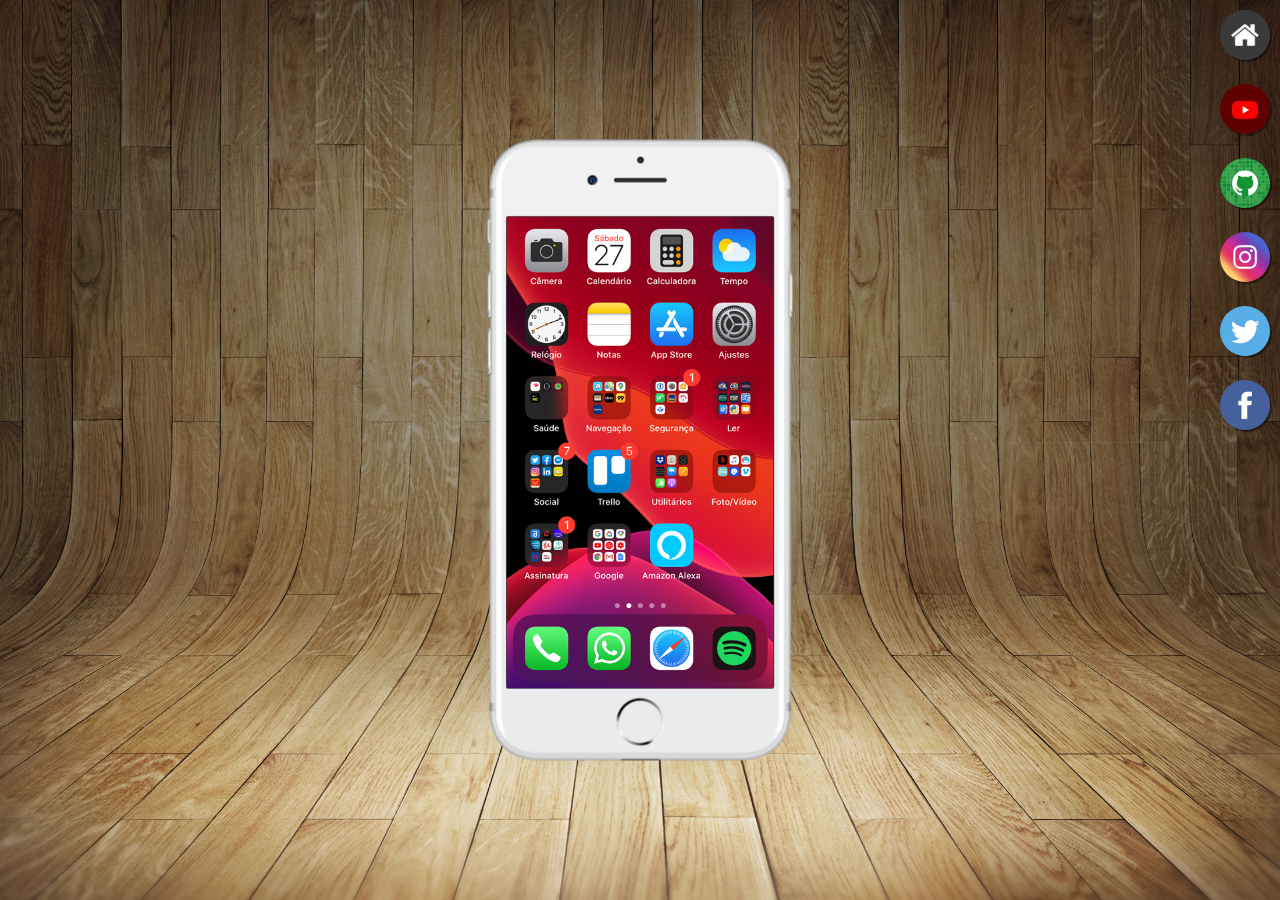
<file: index.html>
<!DOCTYPE html>
<html lang="pt-br">
<head>
    <meta charset="UTF-8">
    <meta http-equiv="X-UA-Compatible" content="IE=edge">
    <meta name="viewport" content="width=device-width, initial-scale=1.0">
    <link rel="shortcut icon" href="favicon.ico" type="image/x-icon">
    <link rel="stylesheet" href="estilos/style.css">
    <title>Projeto Redes Sociais</title>
</head>
<body>
    <main>
        <section id="telefone">
            <iframe src="home.html" name="tela" id="tela" frameborder="0">
                Seu navegador não é compatível com isso.
            </iframe>
        </section>
        <section id="redes-sociais">
            <a href="home.html" target="tela"><img src="imagens/logo-home.jpg" alt="Home"></a><br>
            <a href="youtube.html" target="tela"><img src="imagens/logo-youtube.jpg" alt="YouTube"></a><br>
            <a href="github.html" target="tela"><img src="imagens/logo-github.jpg" alt="Github"></a><br>
            <a href="instagram.html" target="tela"><img src="imagens/logo-instagram.jpg" alt="Instagram"></a><br>
            <a href="twitter.html" target="tela"><img src="imagens/logo-twitter.jpg" alt="Twitter"></a><br>
            <a href="facebook.html" target="tela"><img src="imagens/logo-facebook.jpg" alt="Facebook"></a><br>
        </section>
    </main>
</body>
</html>
</file>
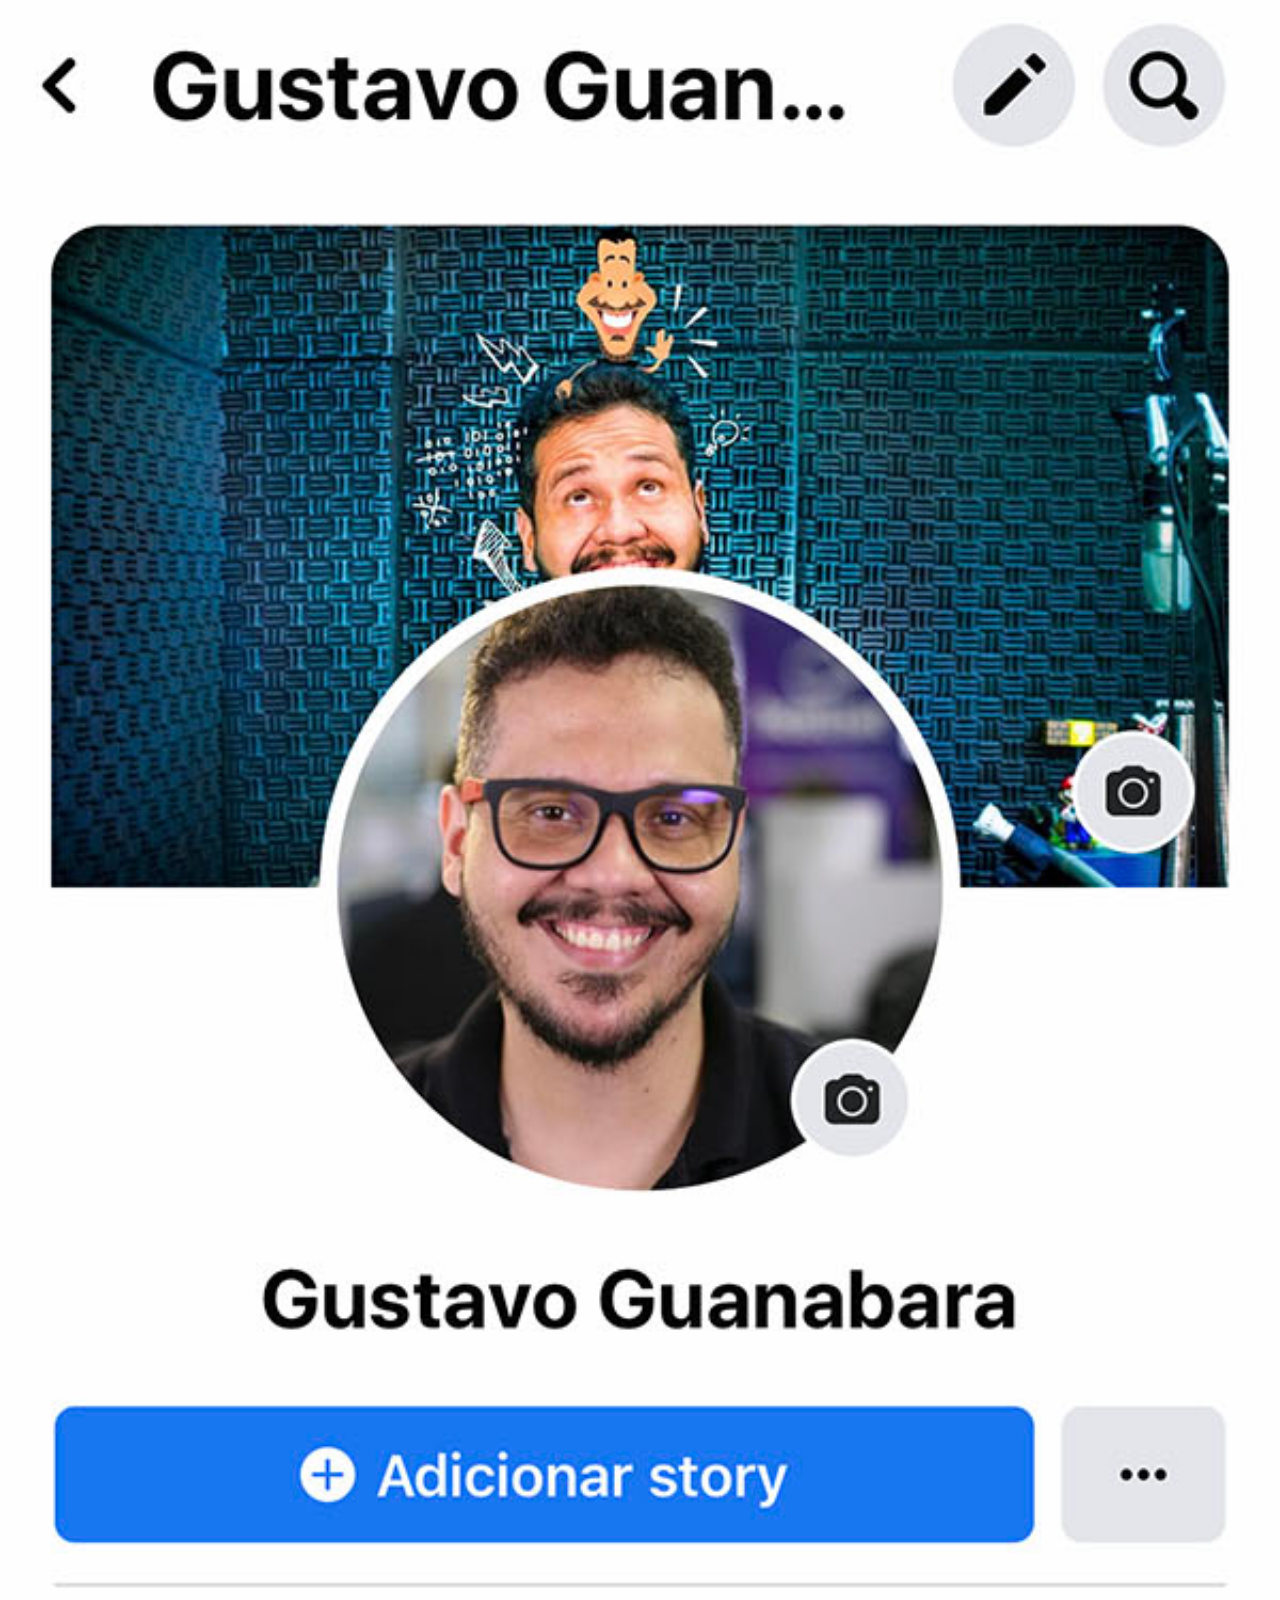
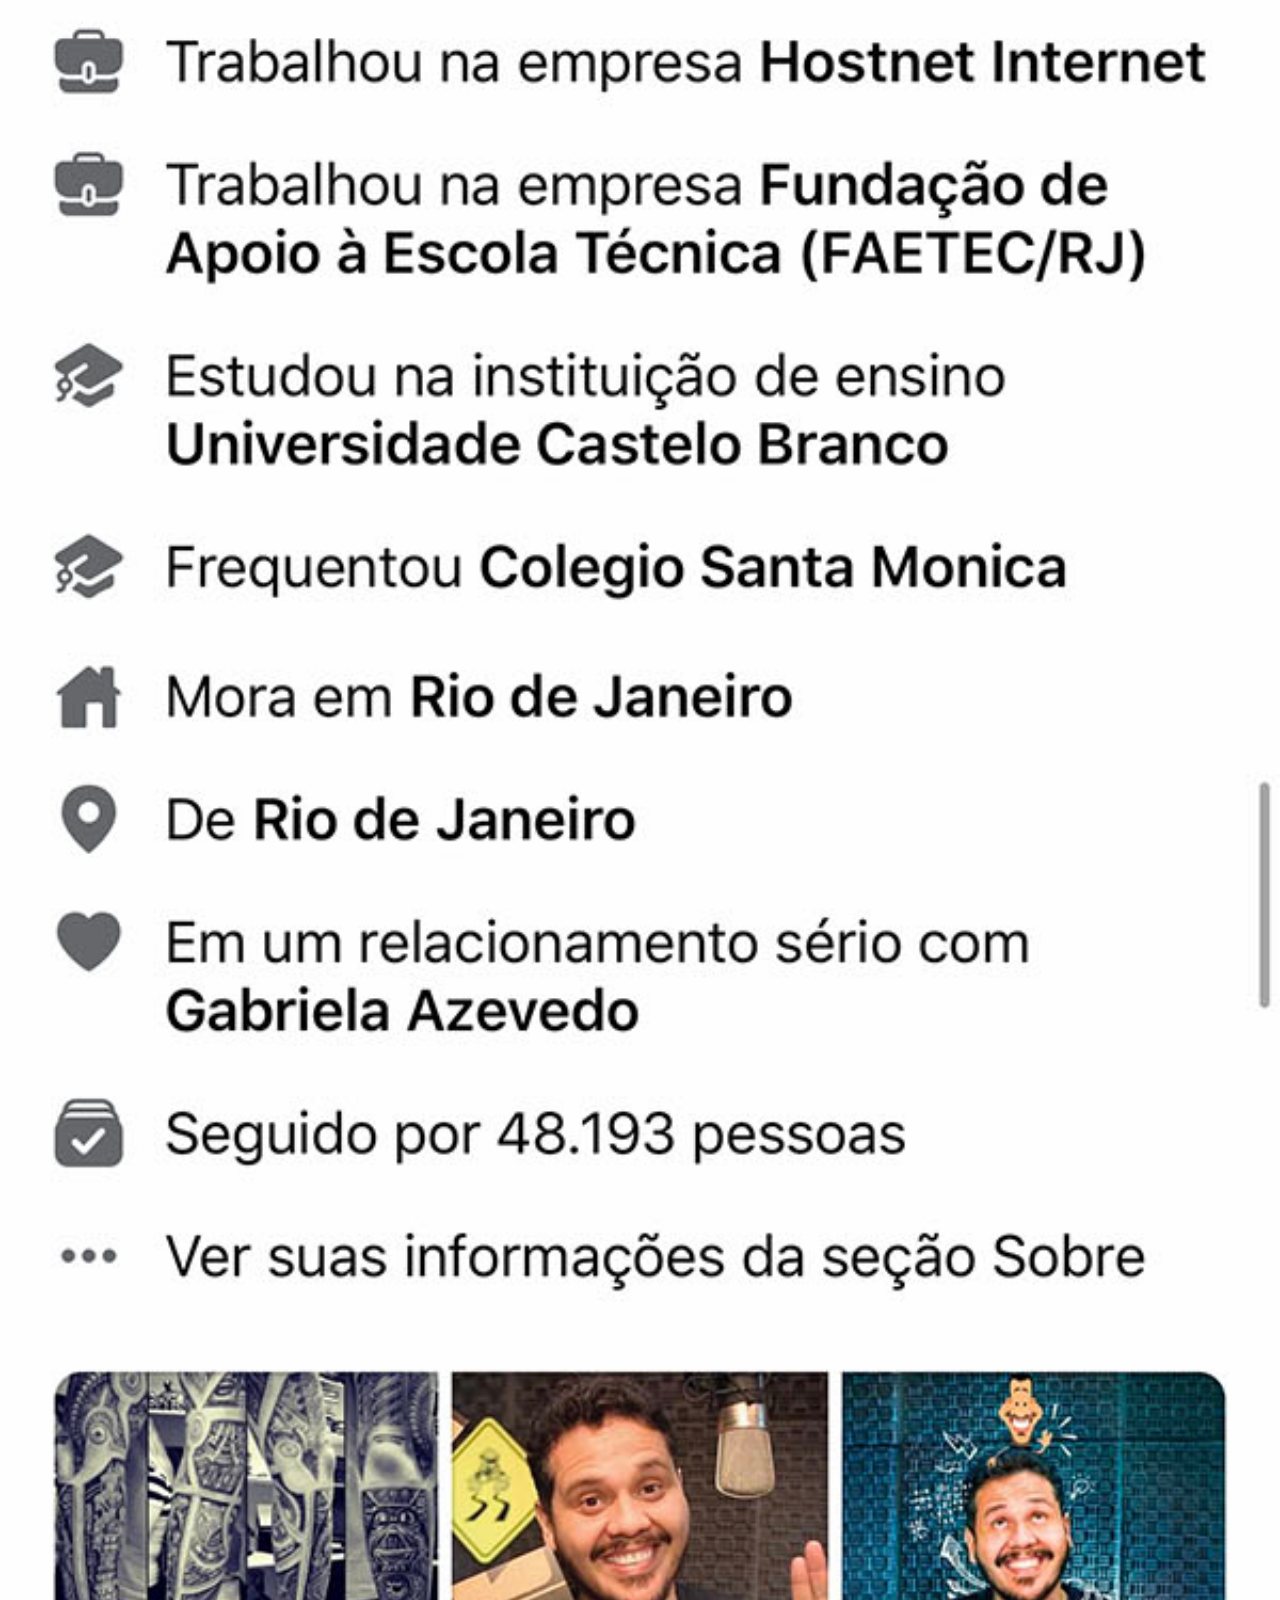
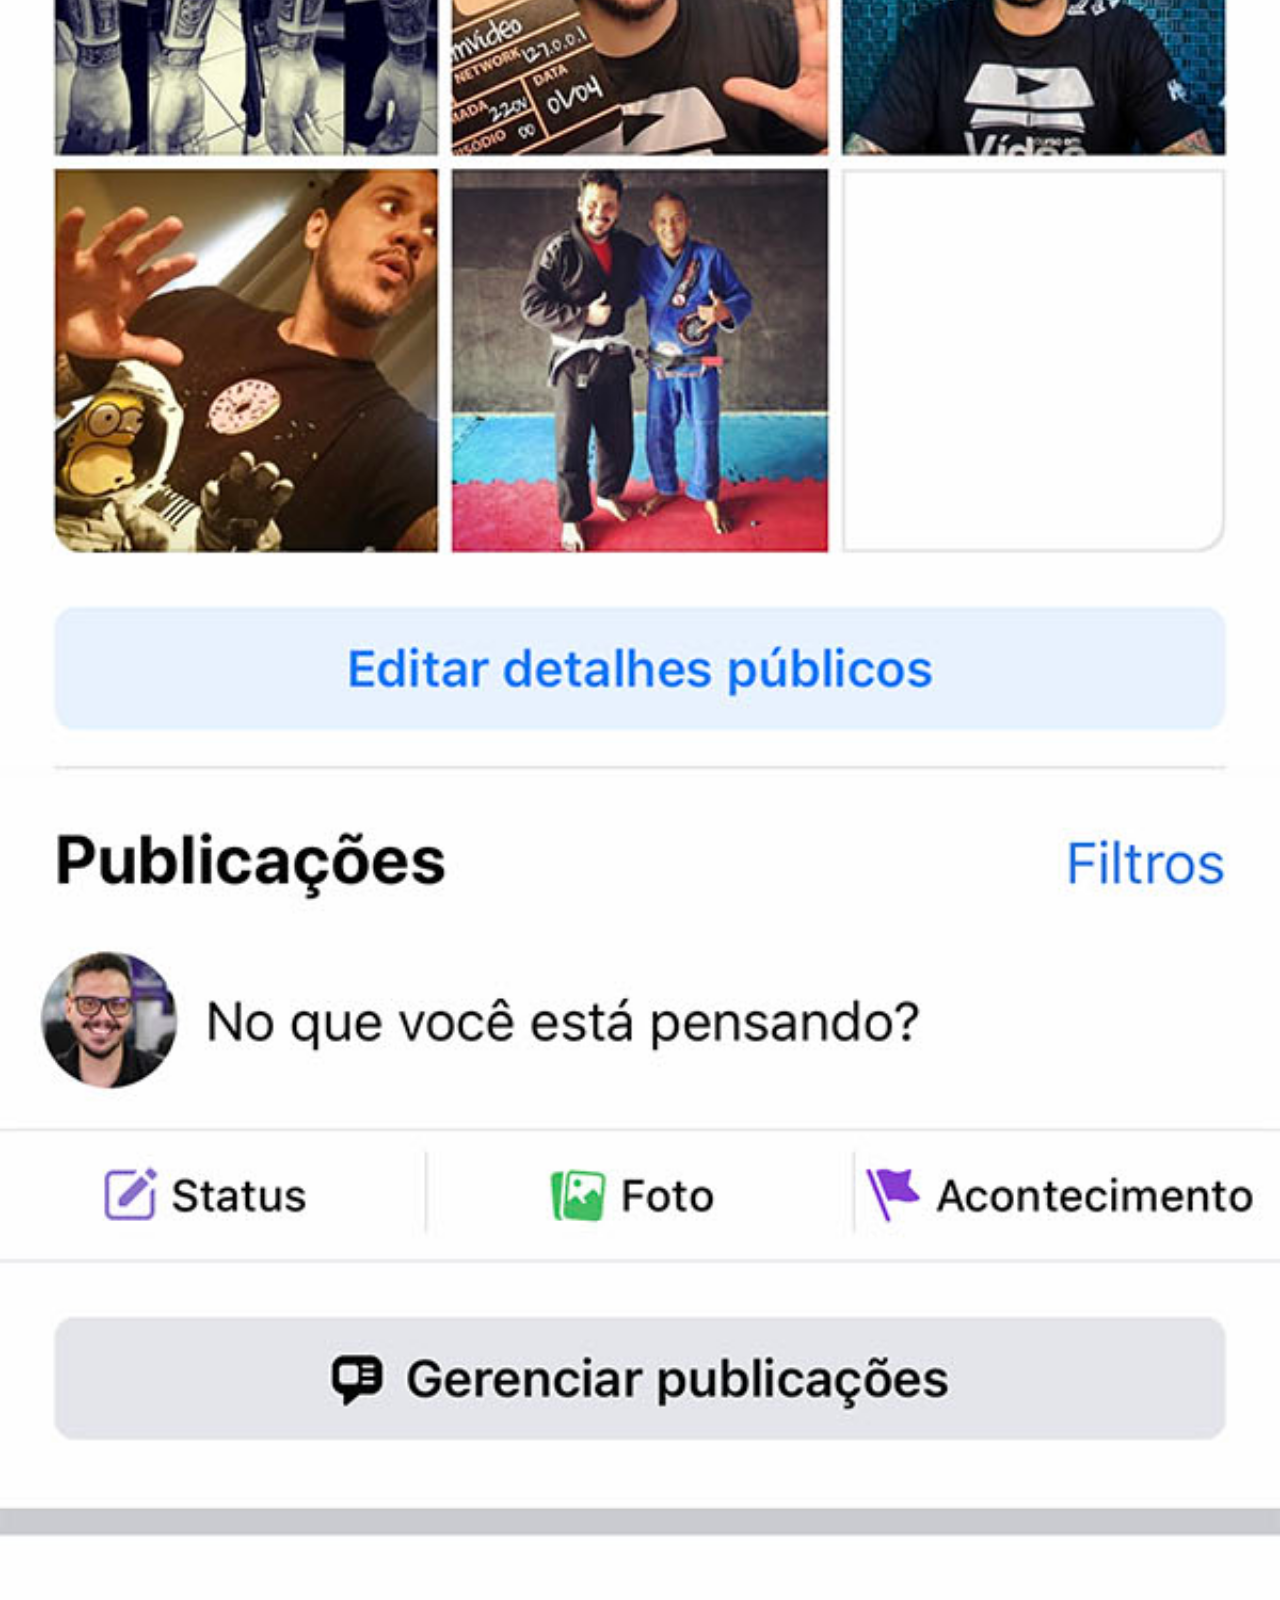
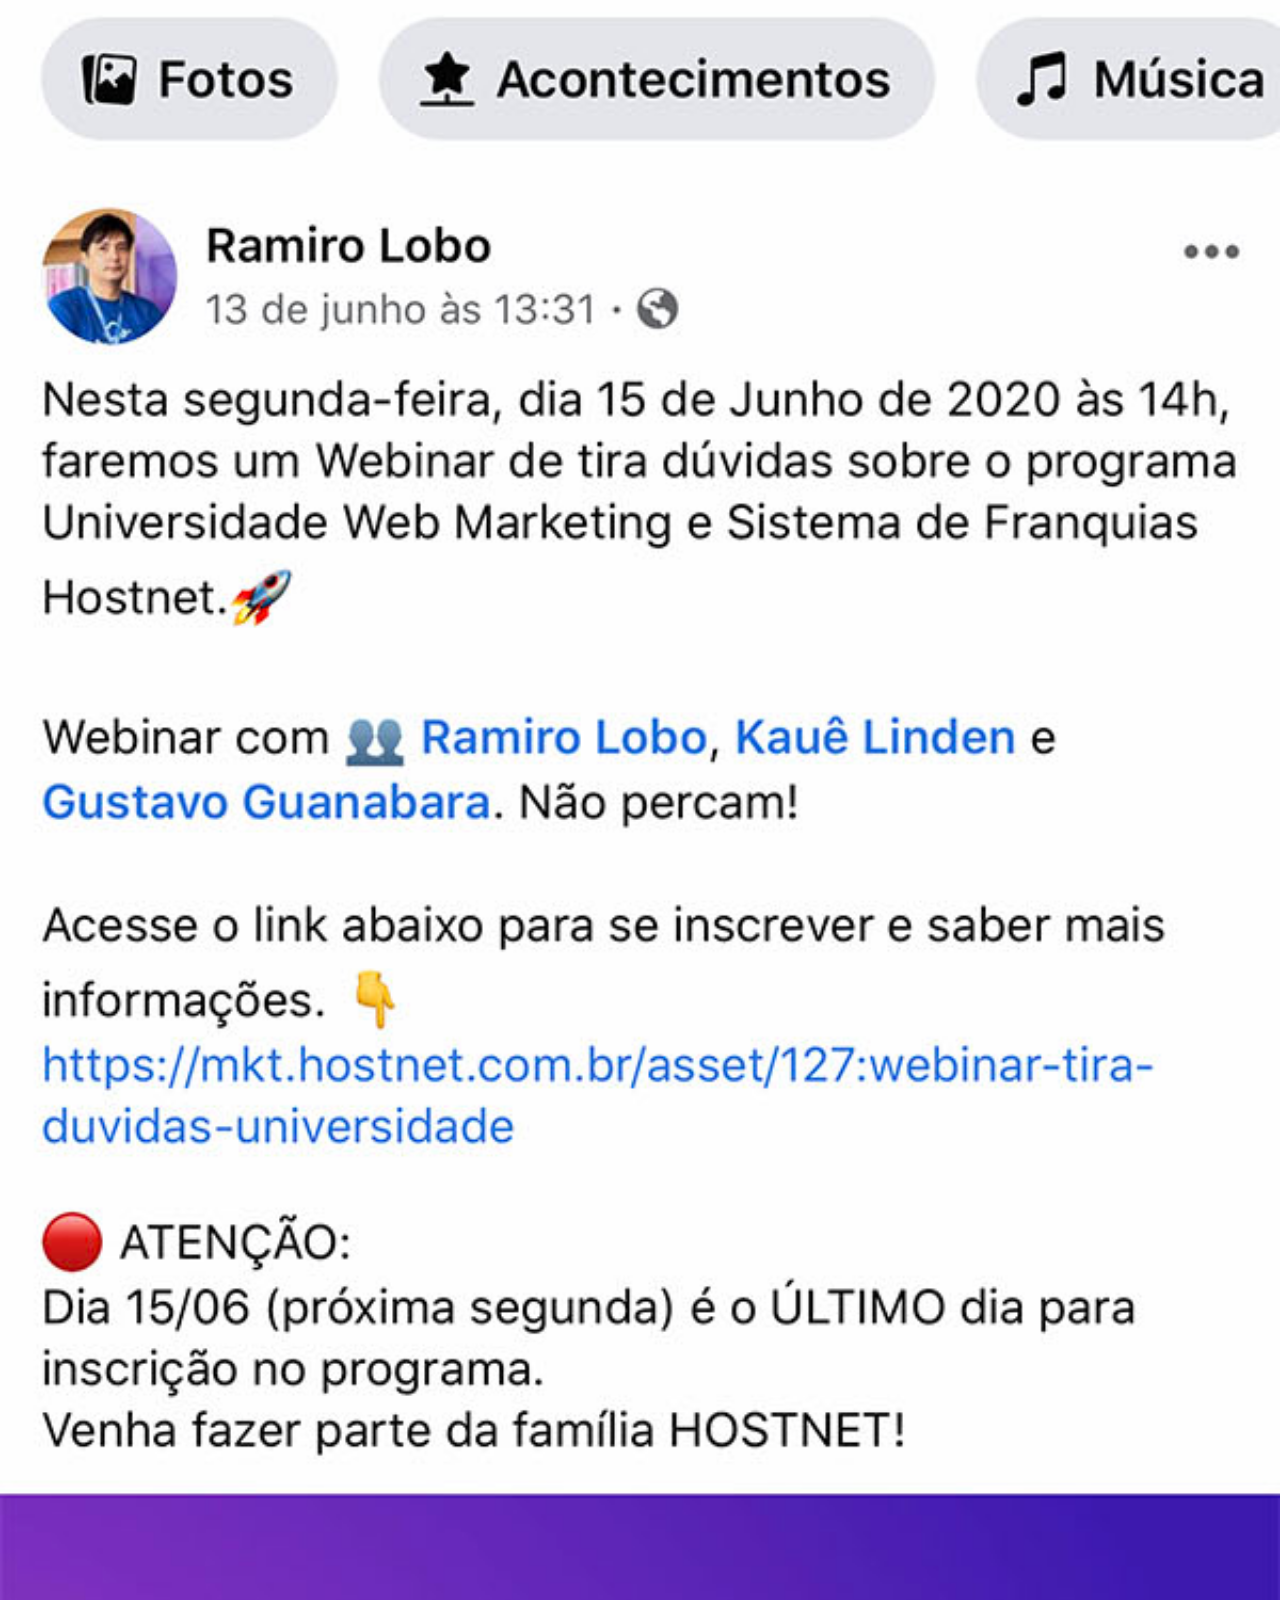
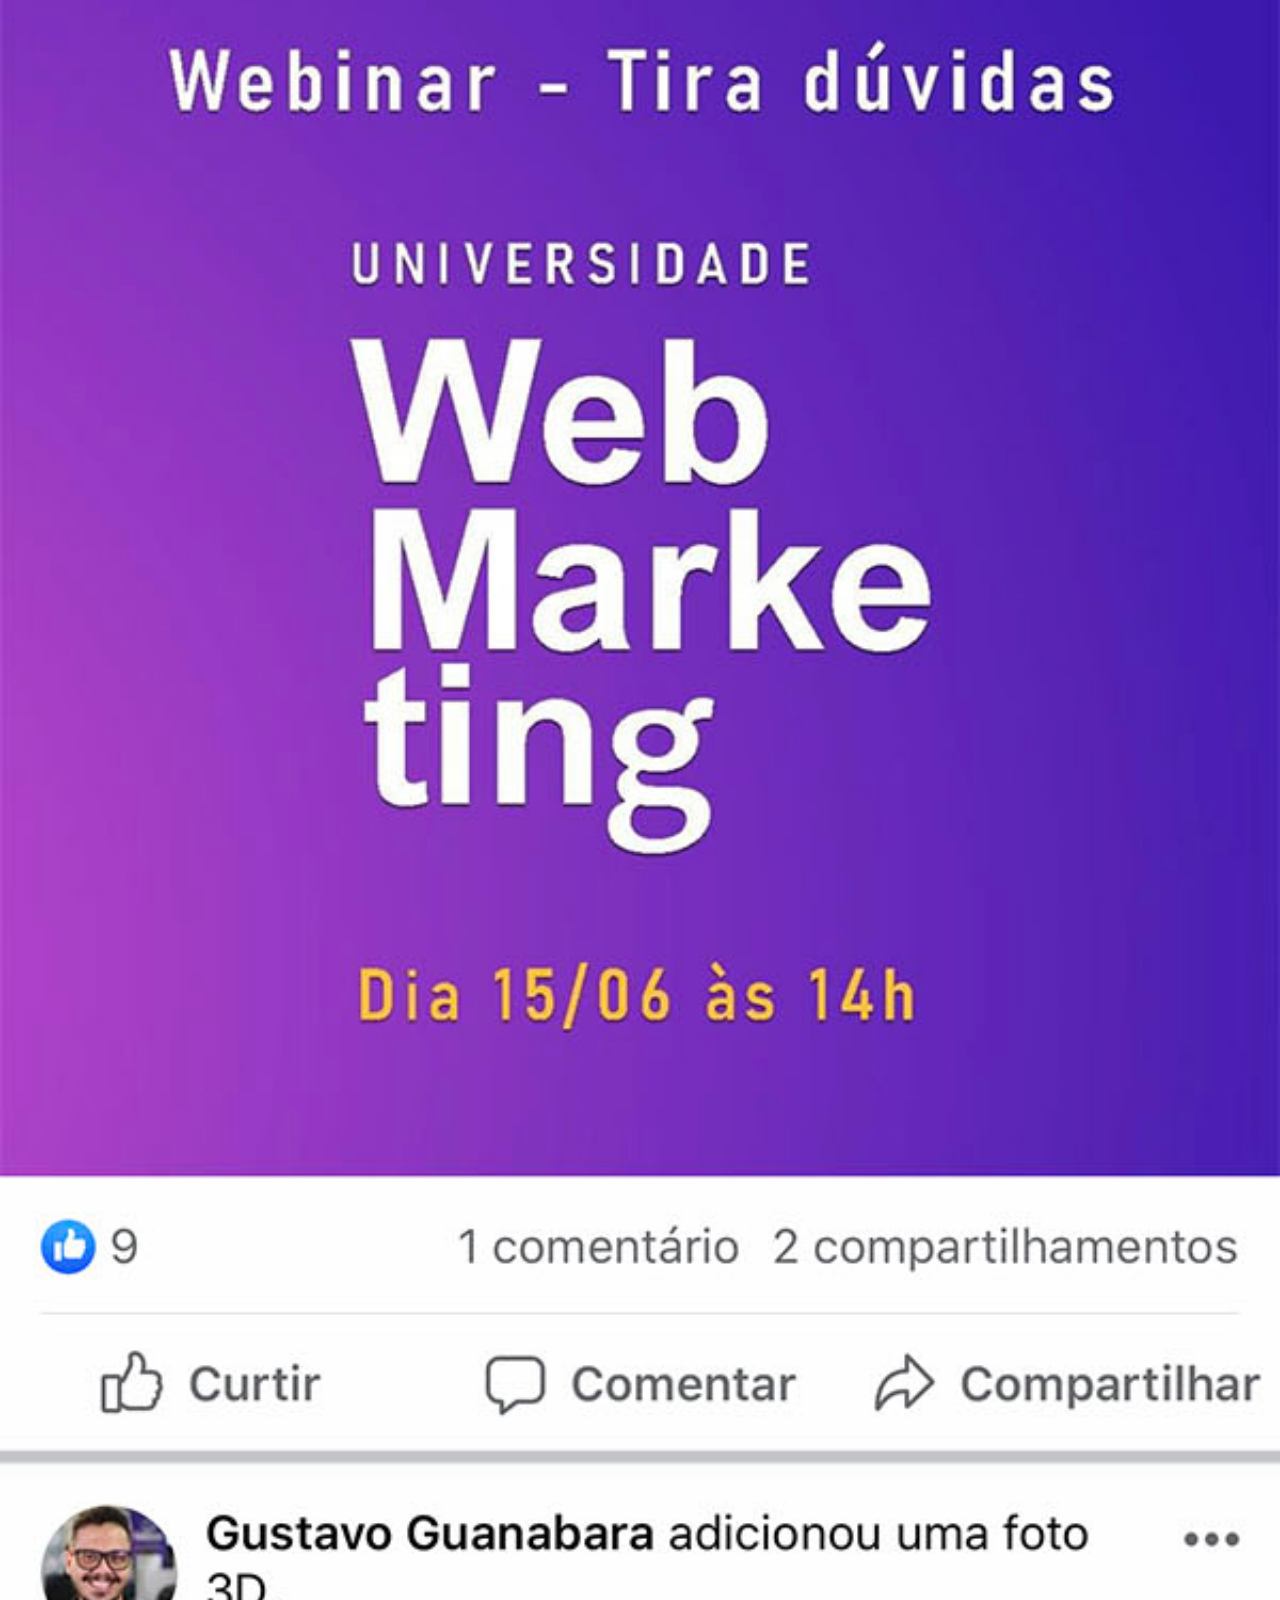
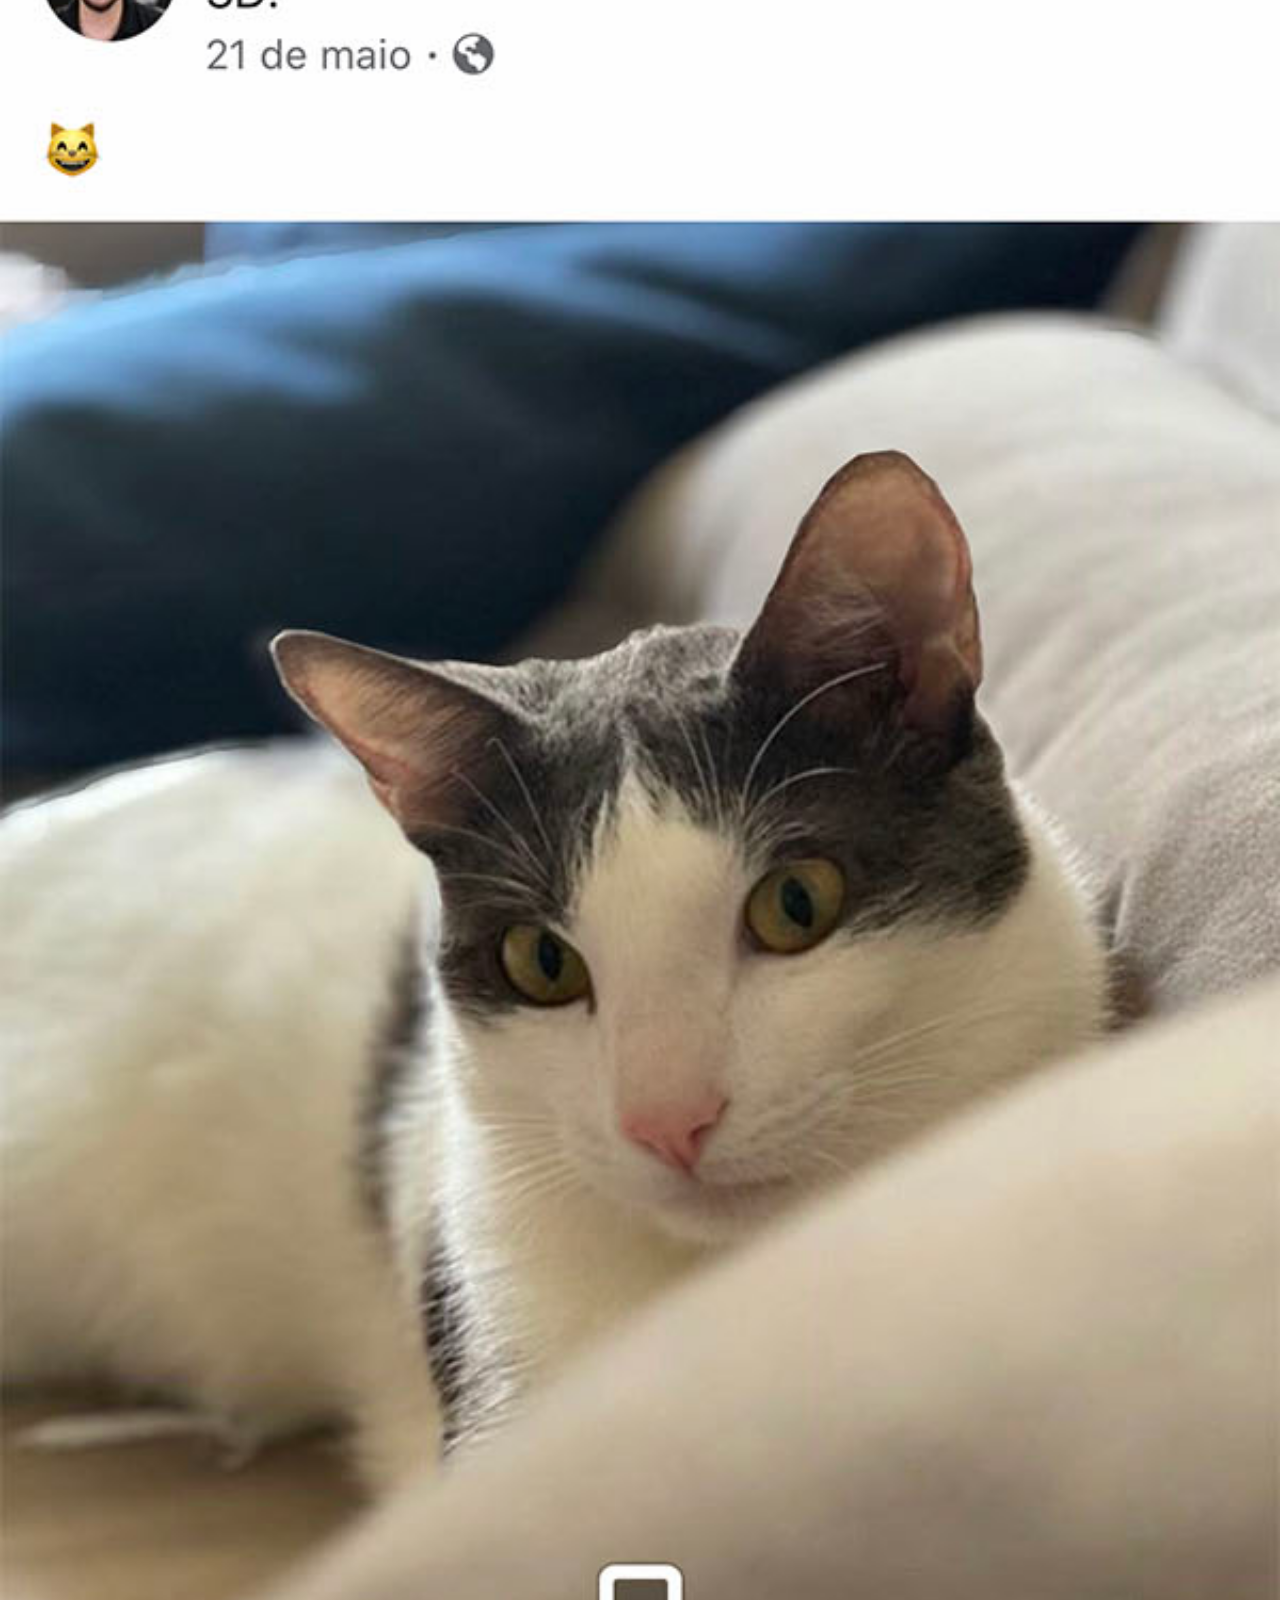
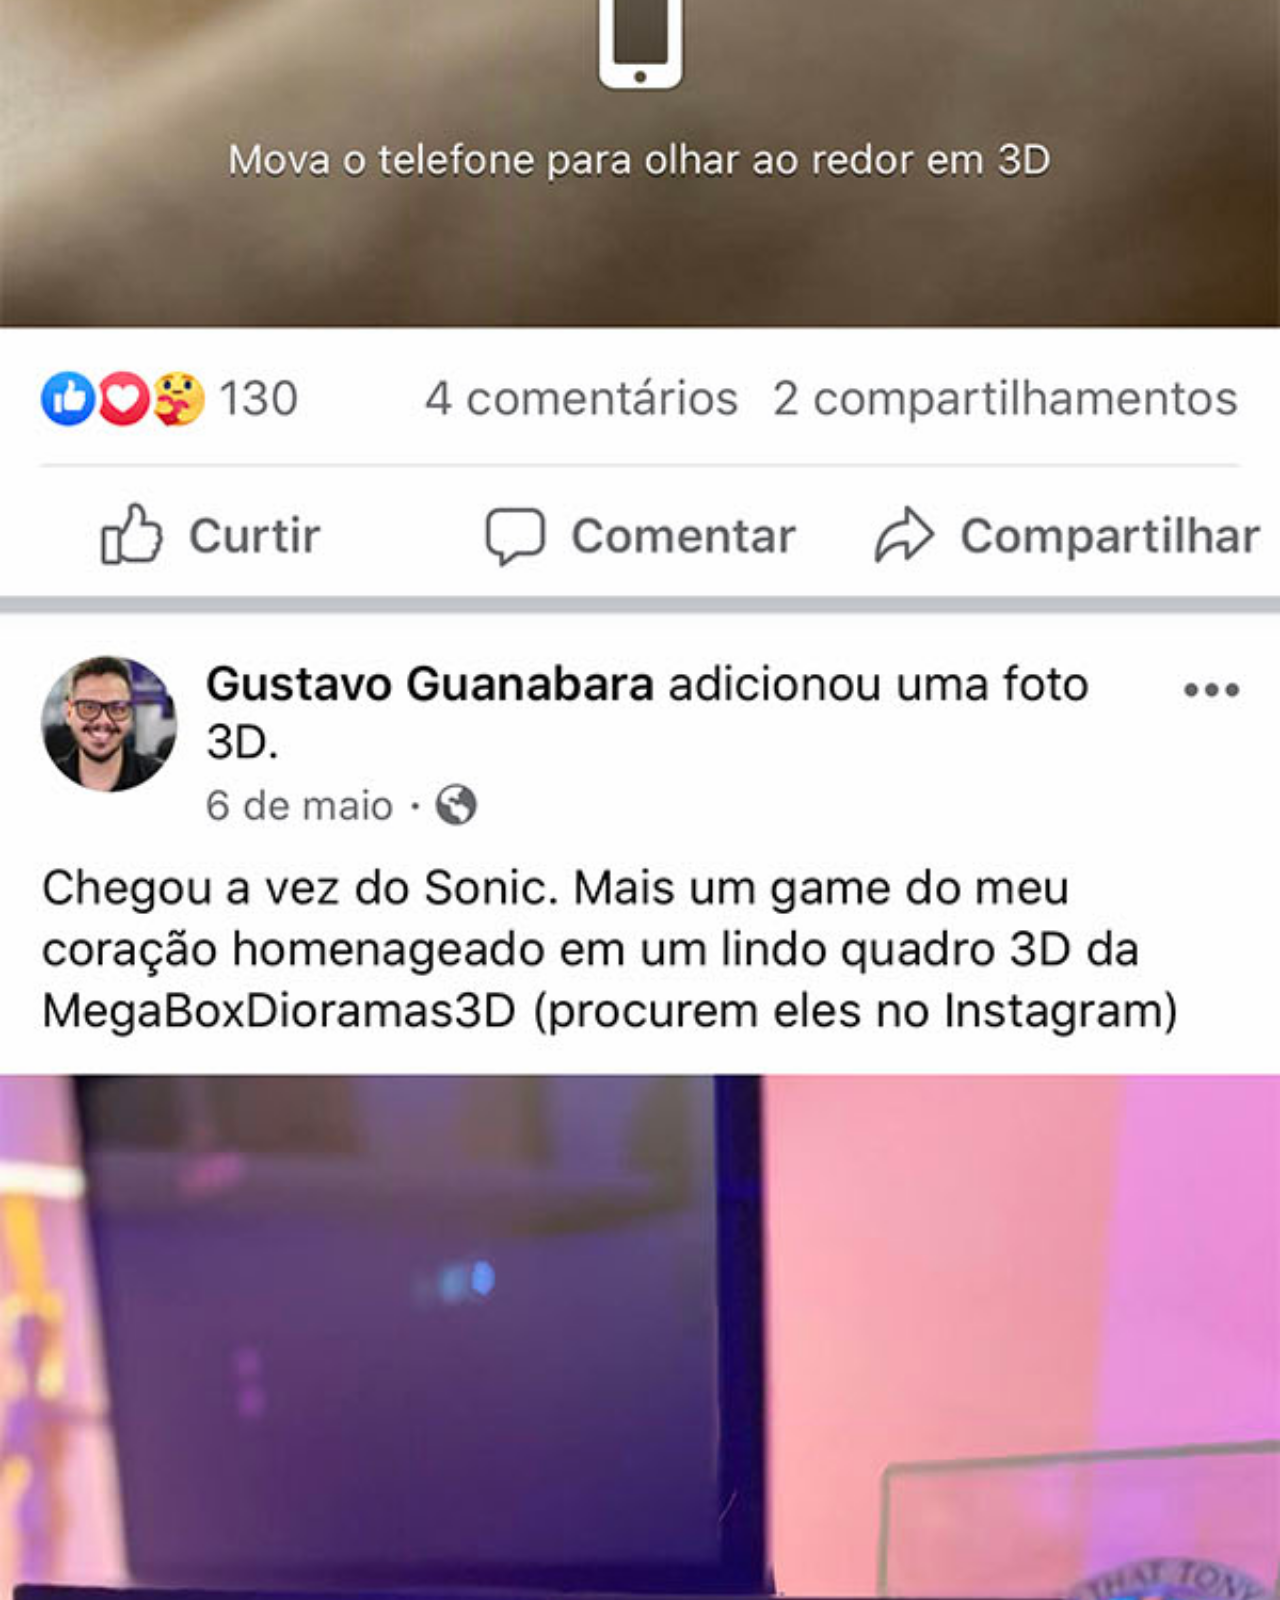
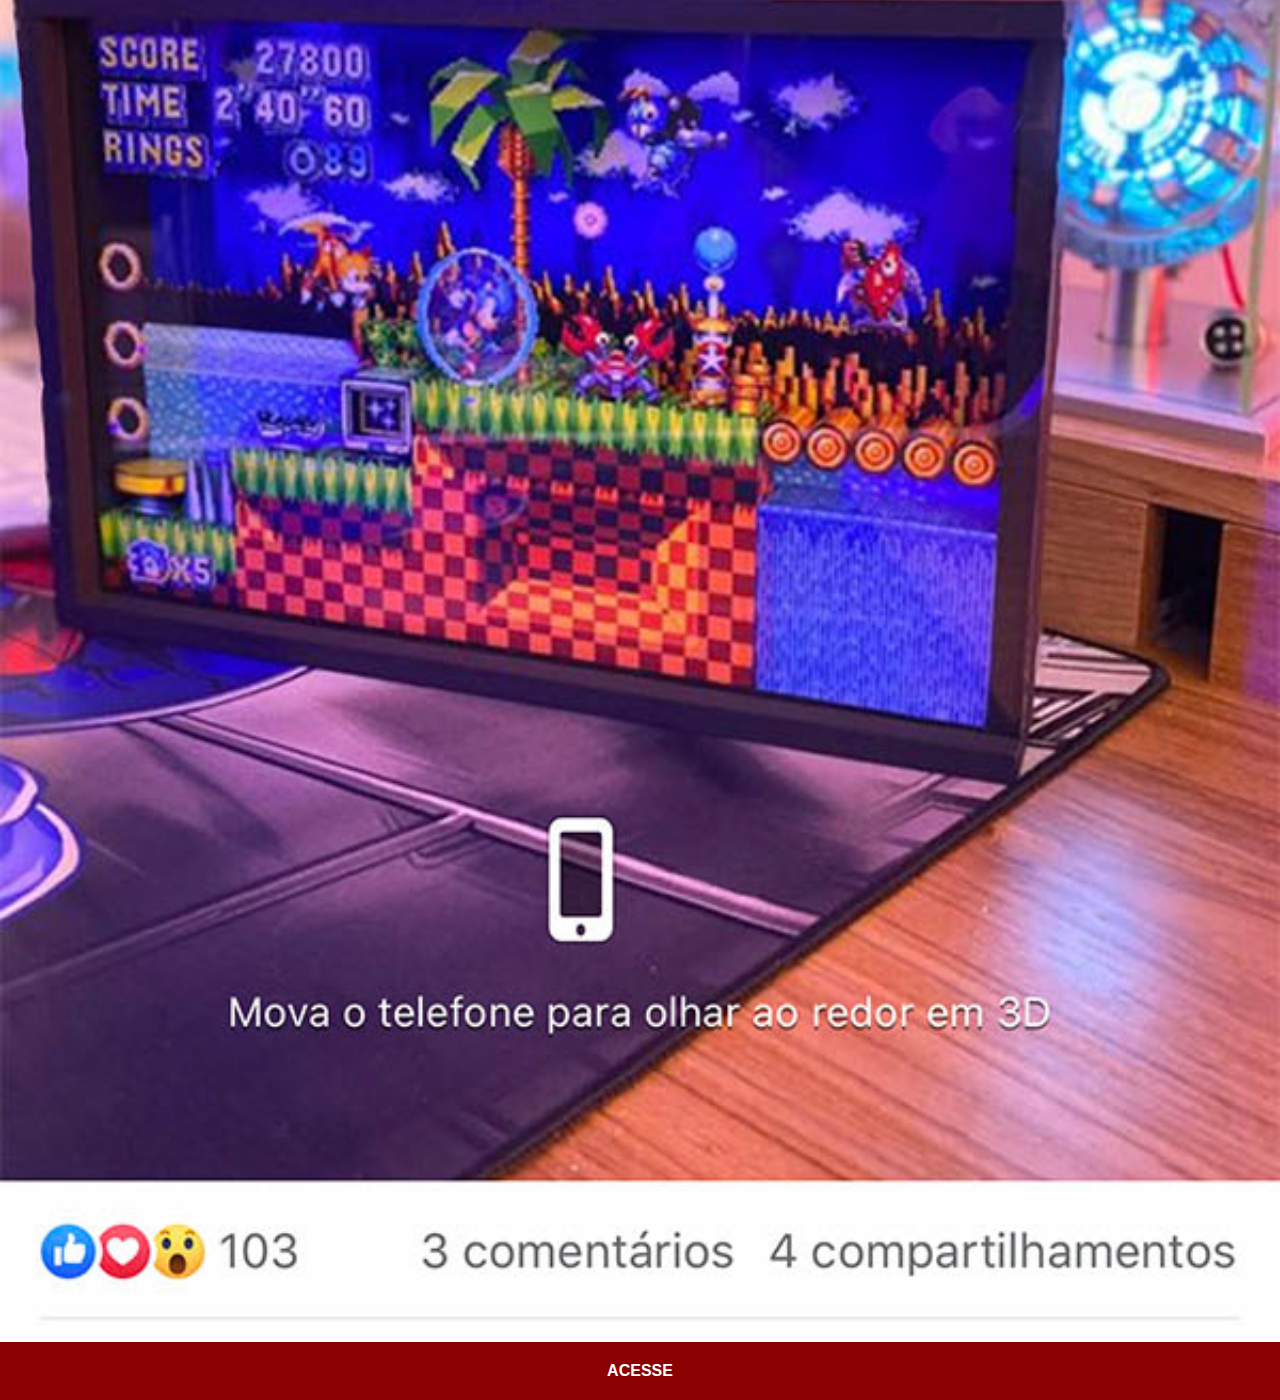
<file: facebook.html>
<!DOCTYPE html>
<html lang="pt-br">
<head>
    <meta charset="UTF-8">
    <meta http-equiv="X-UA-Compatible" content="IE=edge">
    <meta name="viewport" content="width=device-width, initial-scale=1.0">
    <link rel="stylesheet" href="estilos/social.css">
    <title>Facebook</title>
</head>
<body>
    <img src="imagens/tela-facebook.jpg" alt="Facebook">
    <a href="https://www.facebook.com/gustavoguanabara/" target="_blank">ACESSE</a>
</body>
</html>
</file>
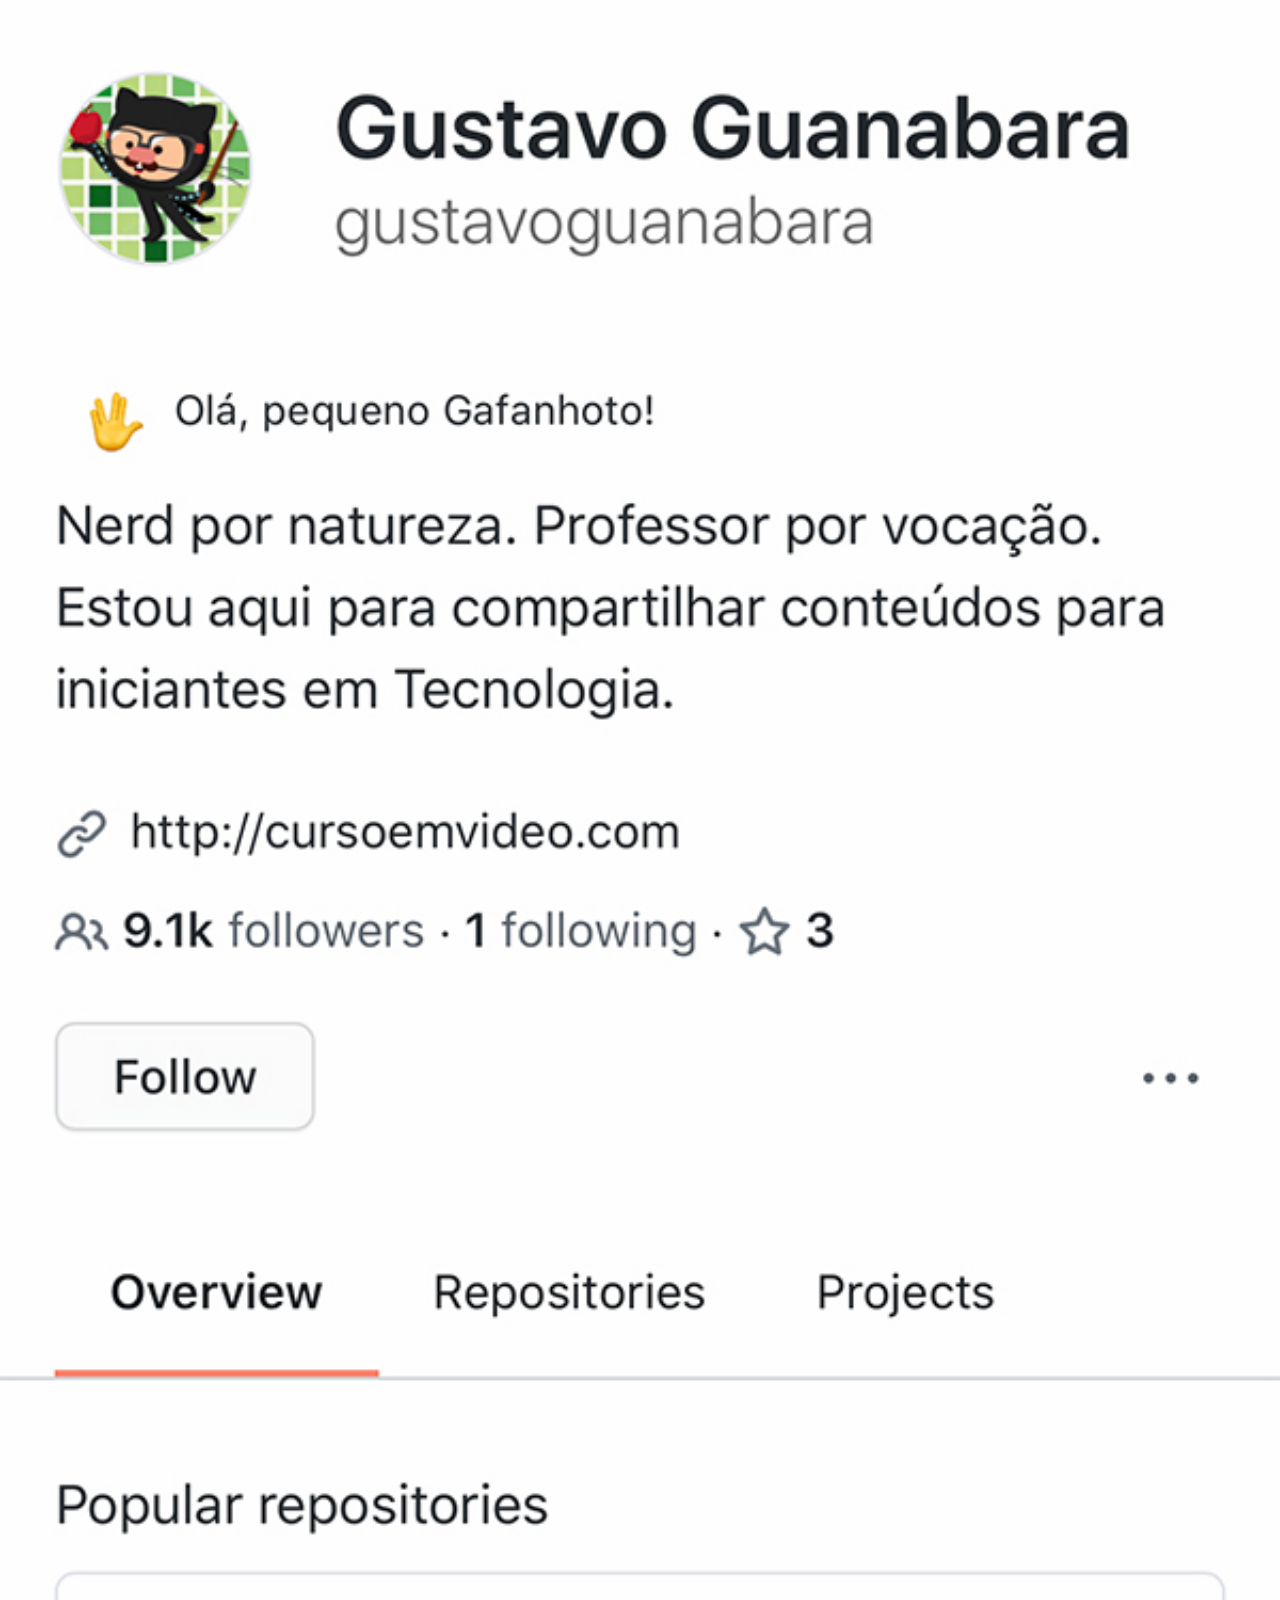
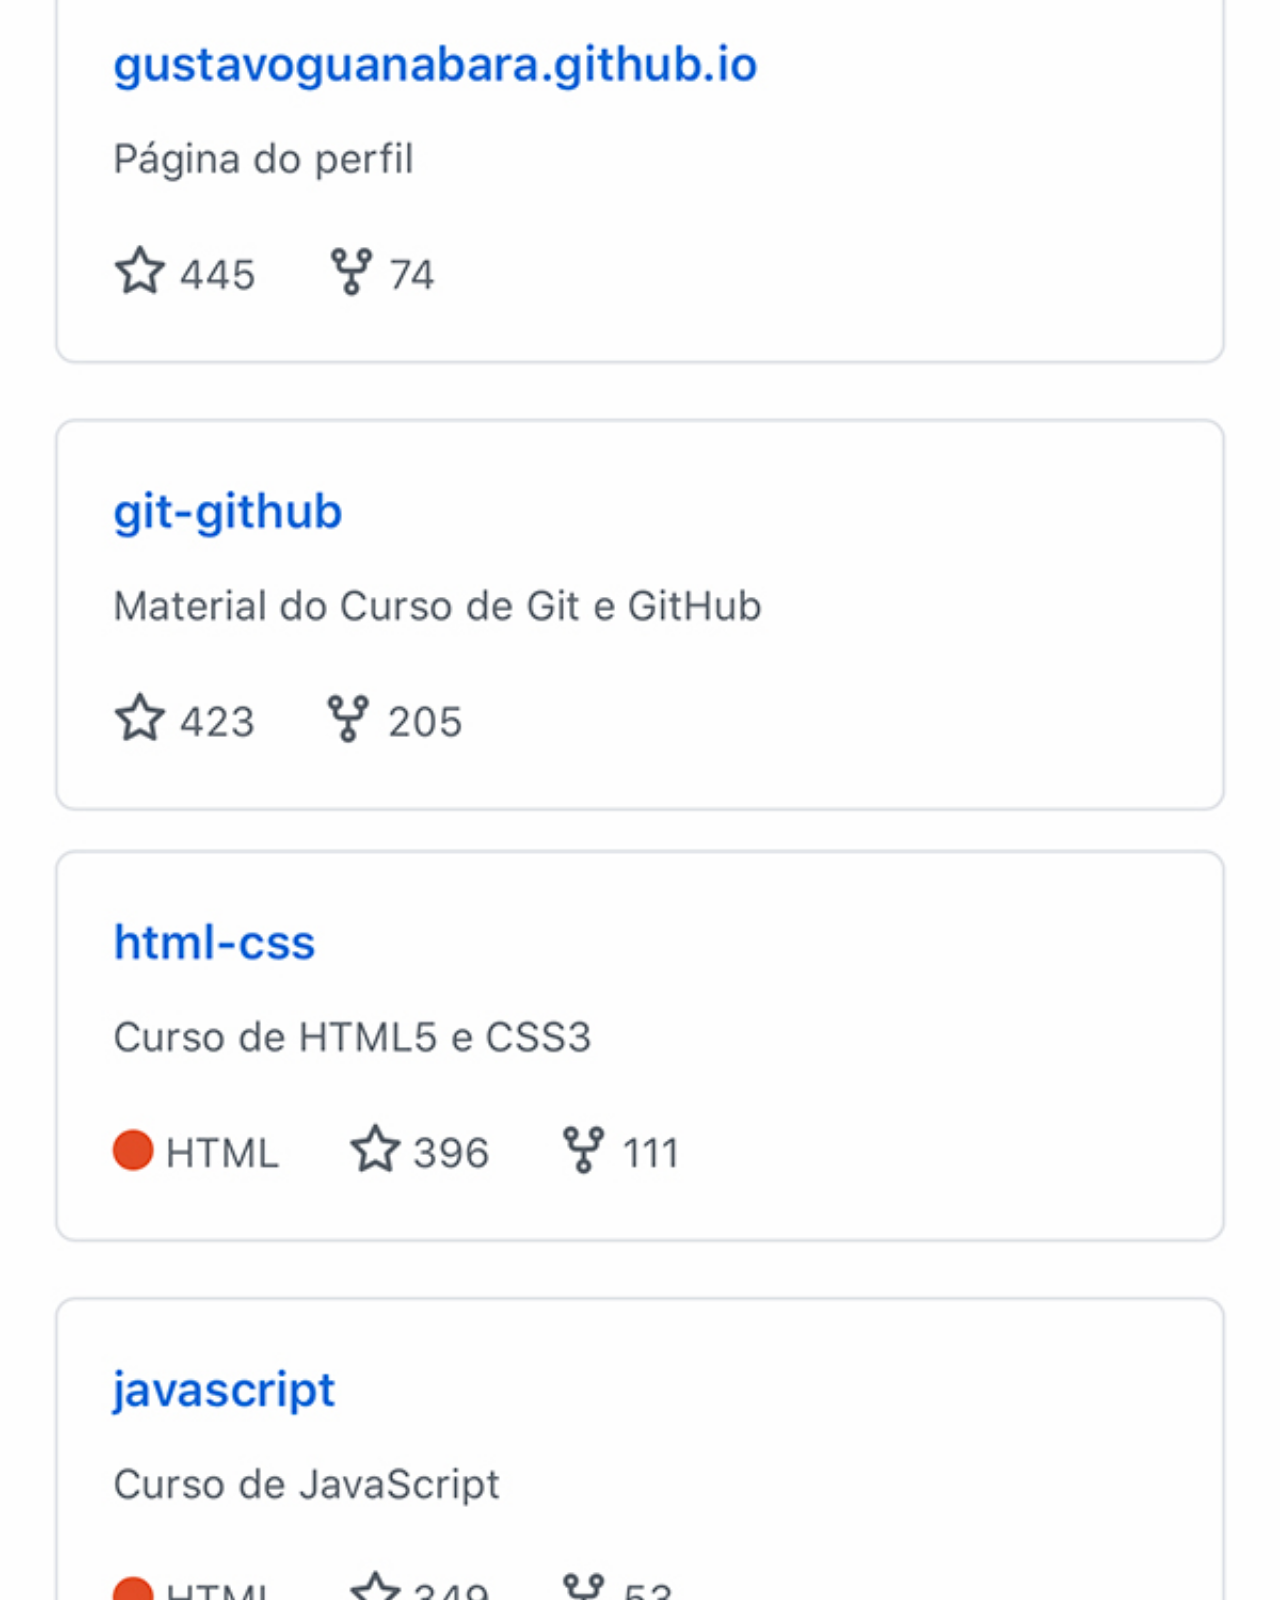
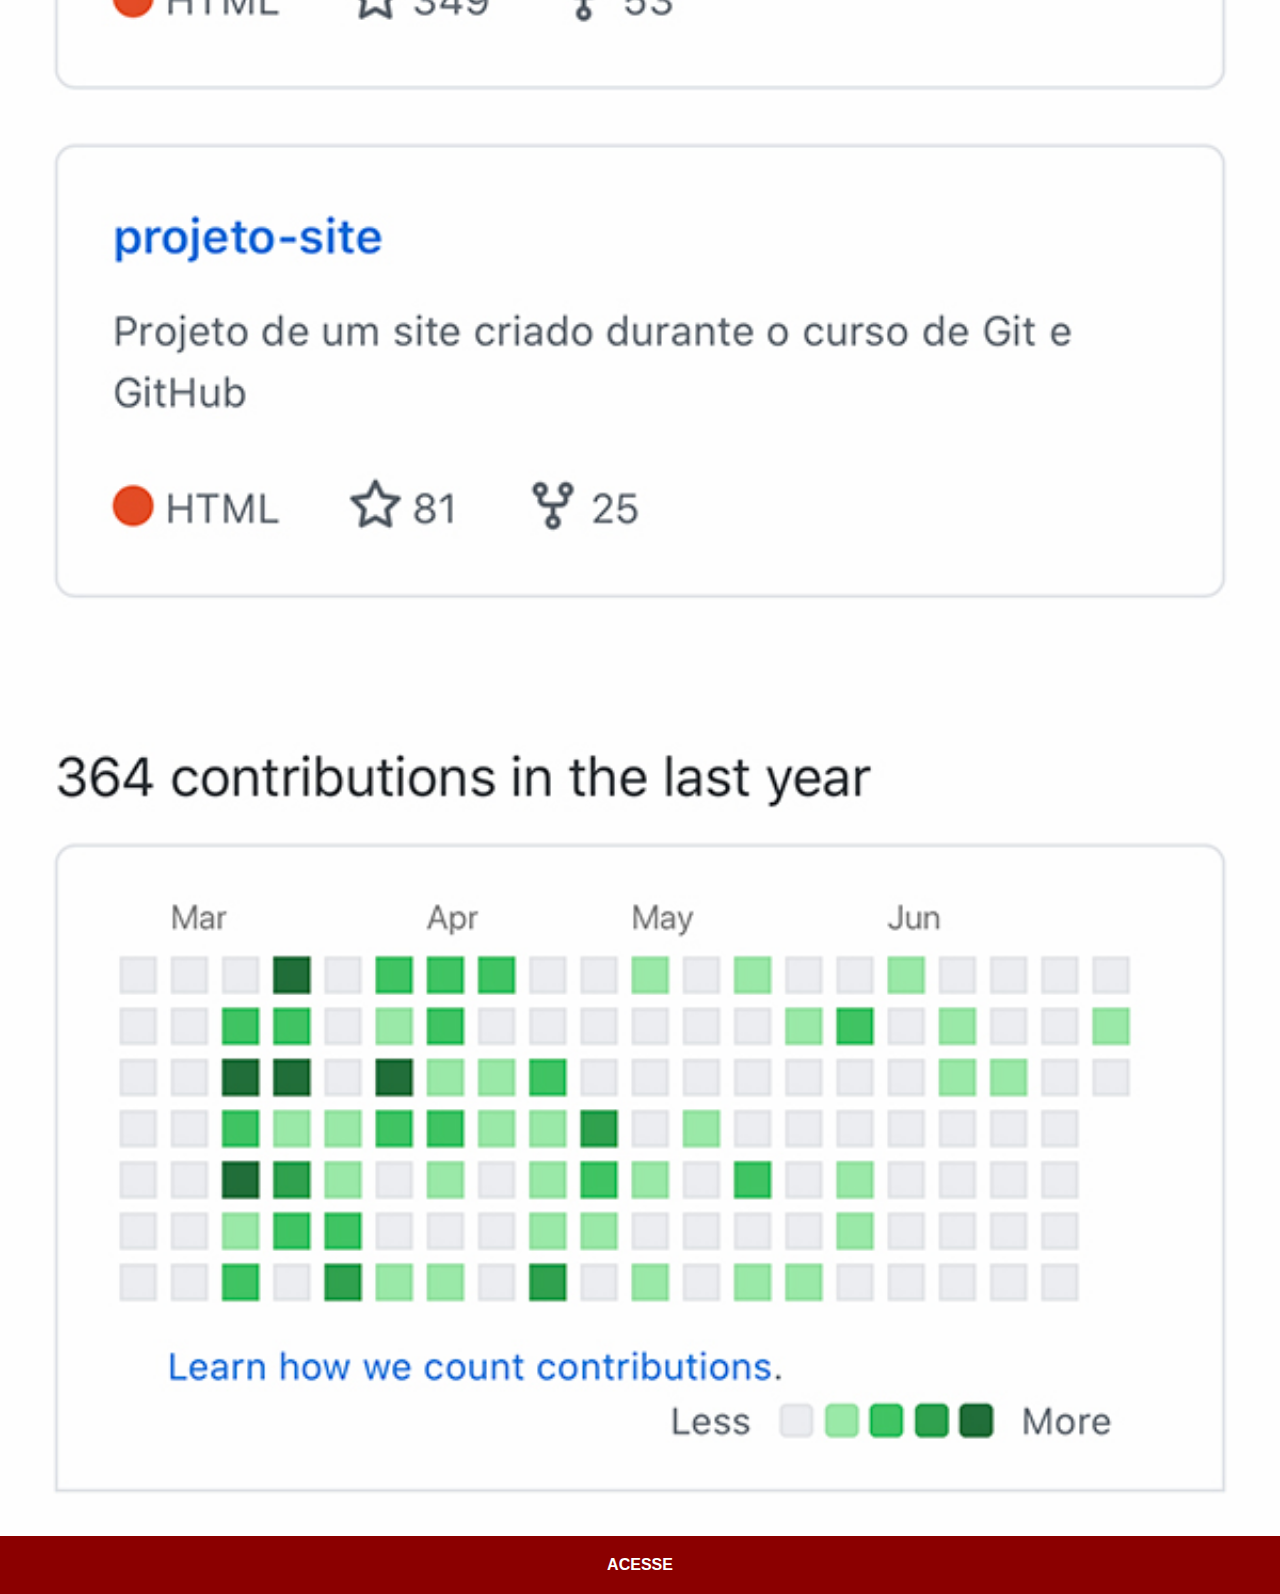
<file: github.html>
<!DOCTYPE html>
<html lang="pt-br">
<head>
    <meta charset="UTF-8">
    <meta http-equiv="X-UA-Compatible" content="IE=edge">
    <meta name="viewport" content="width=device-width, initial-scale=1.0">
    <link rel="stylesheet" href="estilos/social.css">
    <title>Github</title>
</head>
<body>
    <img src="imagens/tela-github.jpg" alt="Github">
    <a href="https://github.com/gustavoguanabara/" target="_blank">ACESSE</a>
</body>
</html>
</file>
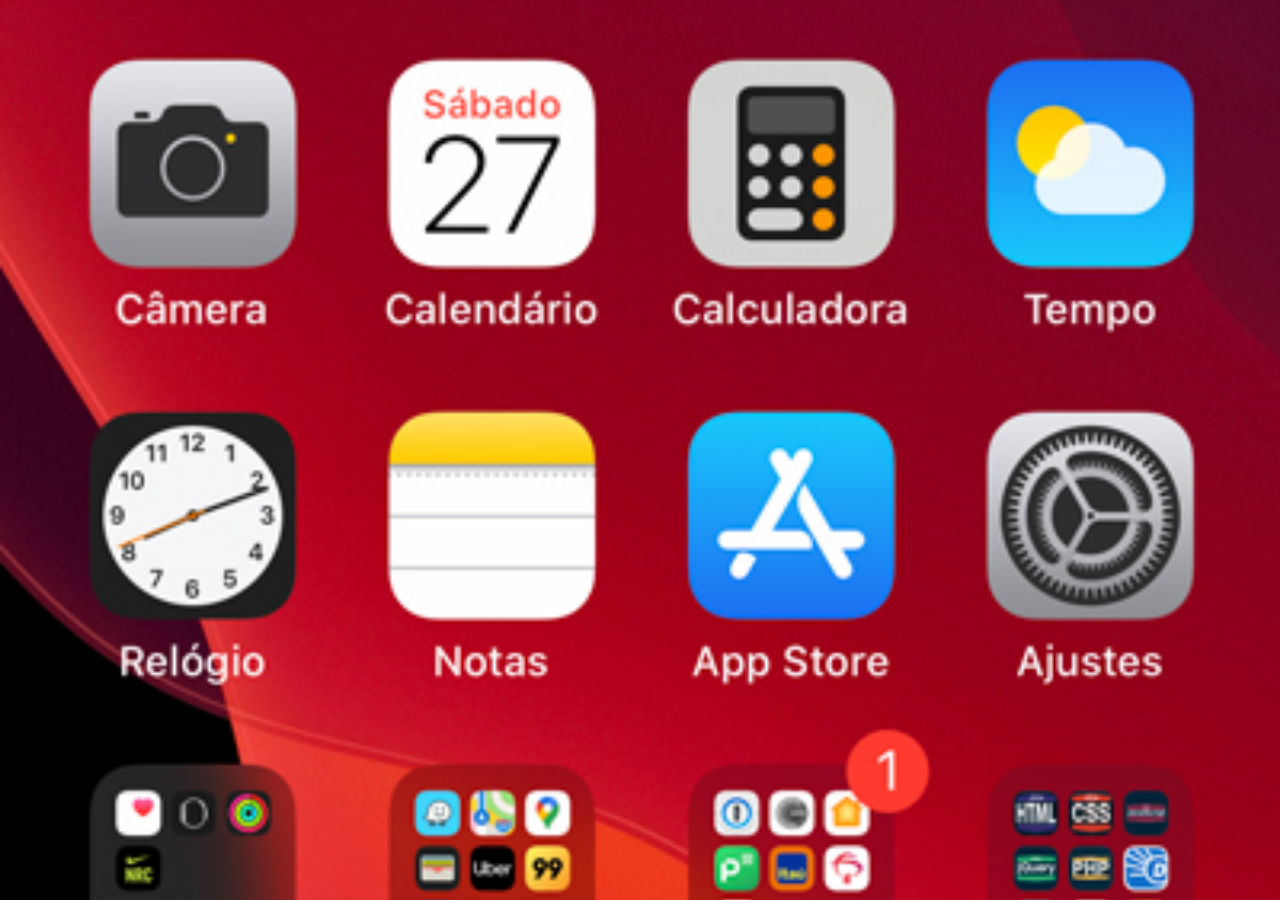
<file: home.html>
<!DOCTYPE html>
<html lang="pt-br">
<head>
    <meta charset="UTF-8">
    <meta http-equiv="X-UA-Compatible" content="IE=edge">
    <meta name="viewport" content="width=device-width, initial-scale=1.0">
    <title>Home</title>
</head>
<style>
    *{
        margin: 0px;
        padding: 0px;
    }

    body{
        height: 100vh;
        width: 100vw;
        background: black url('imagens/tela-home.jpg')
        no-repeat top center;
        background-size: cover;
    }
</style>
<body>
     
</body>
</html>
</file>
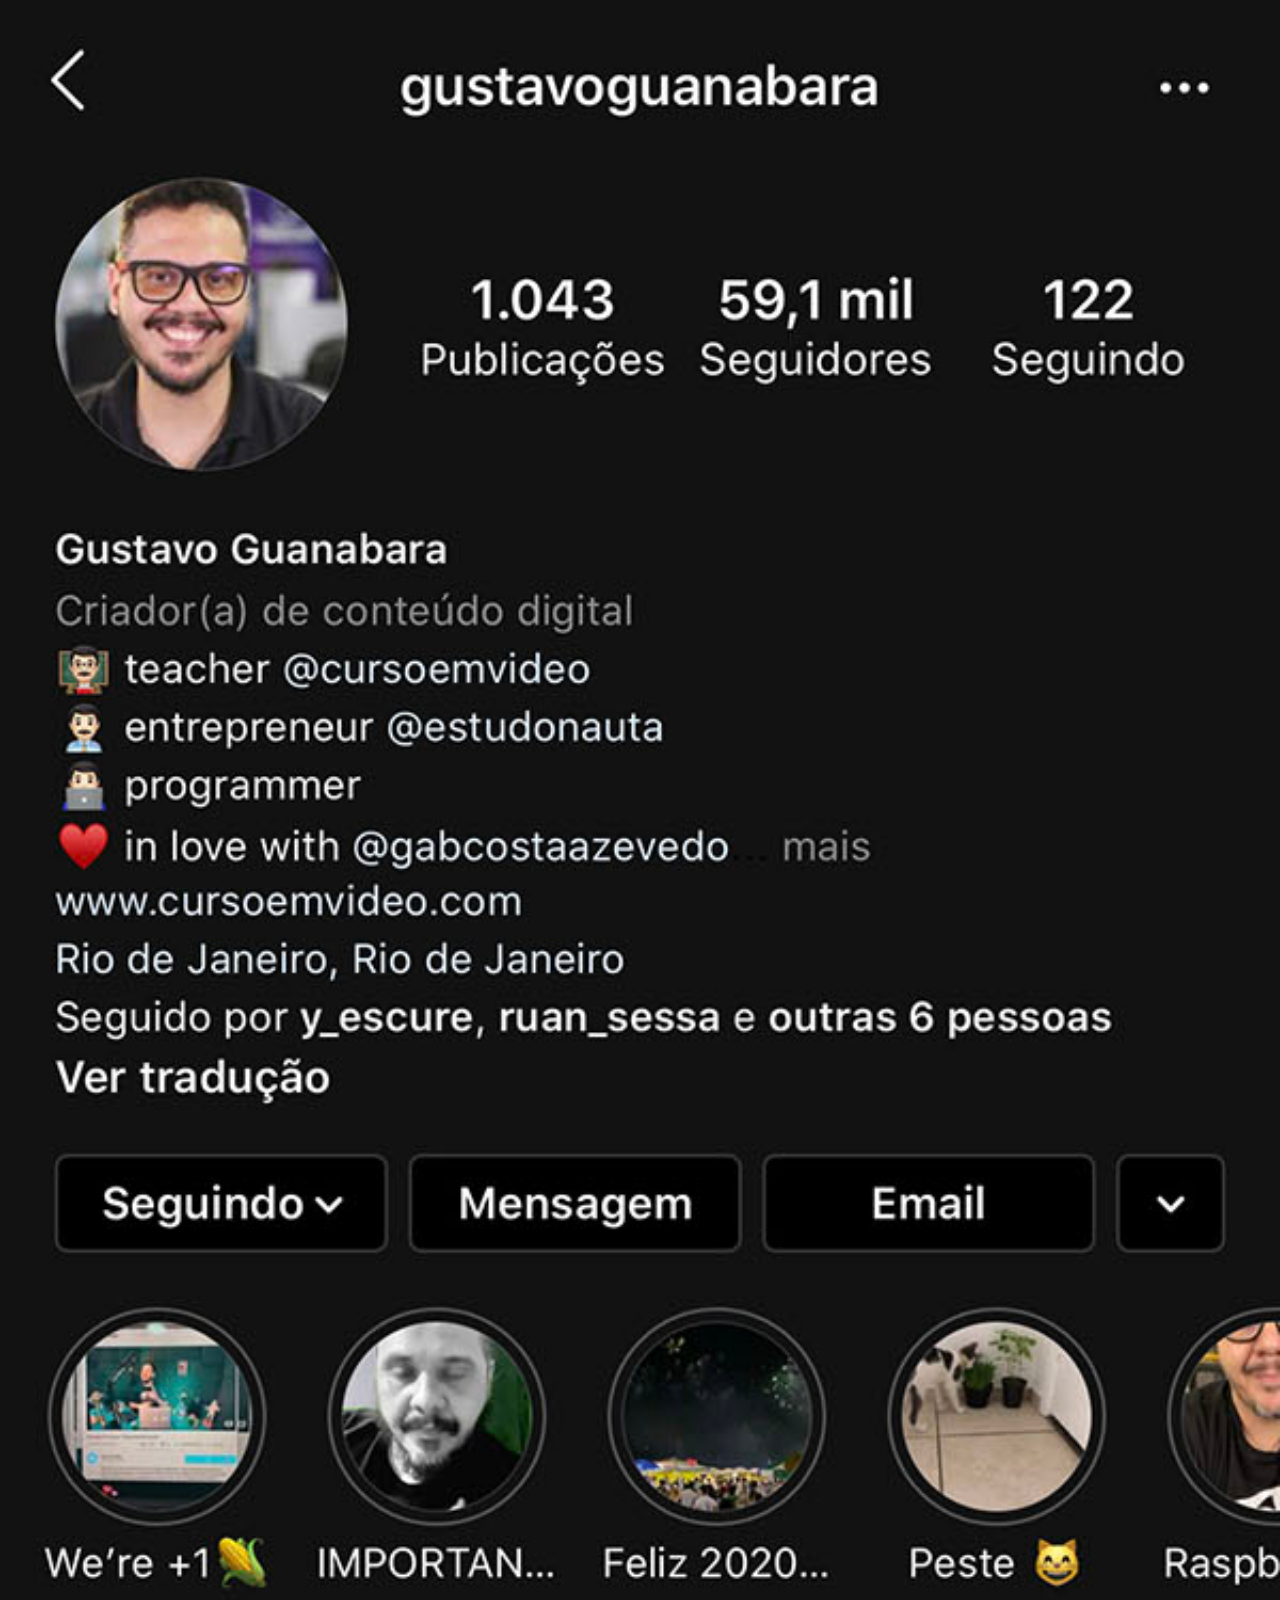
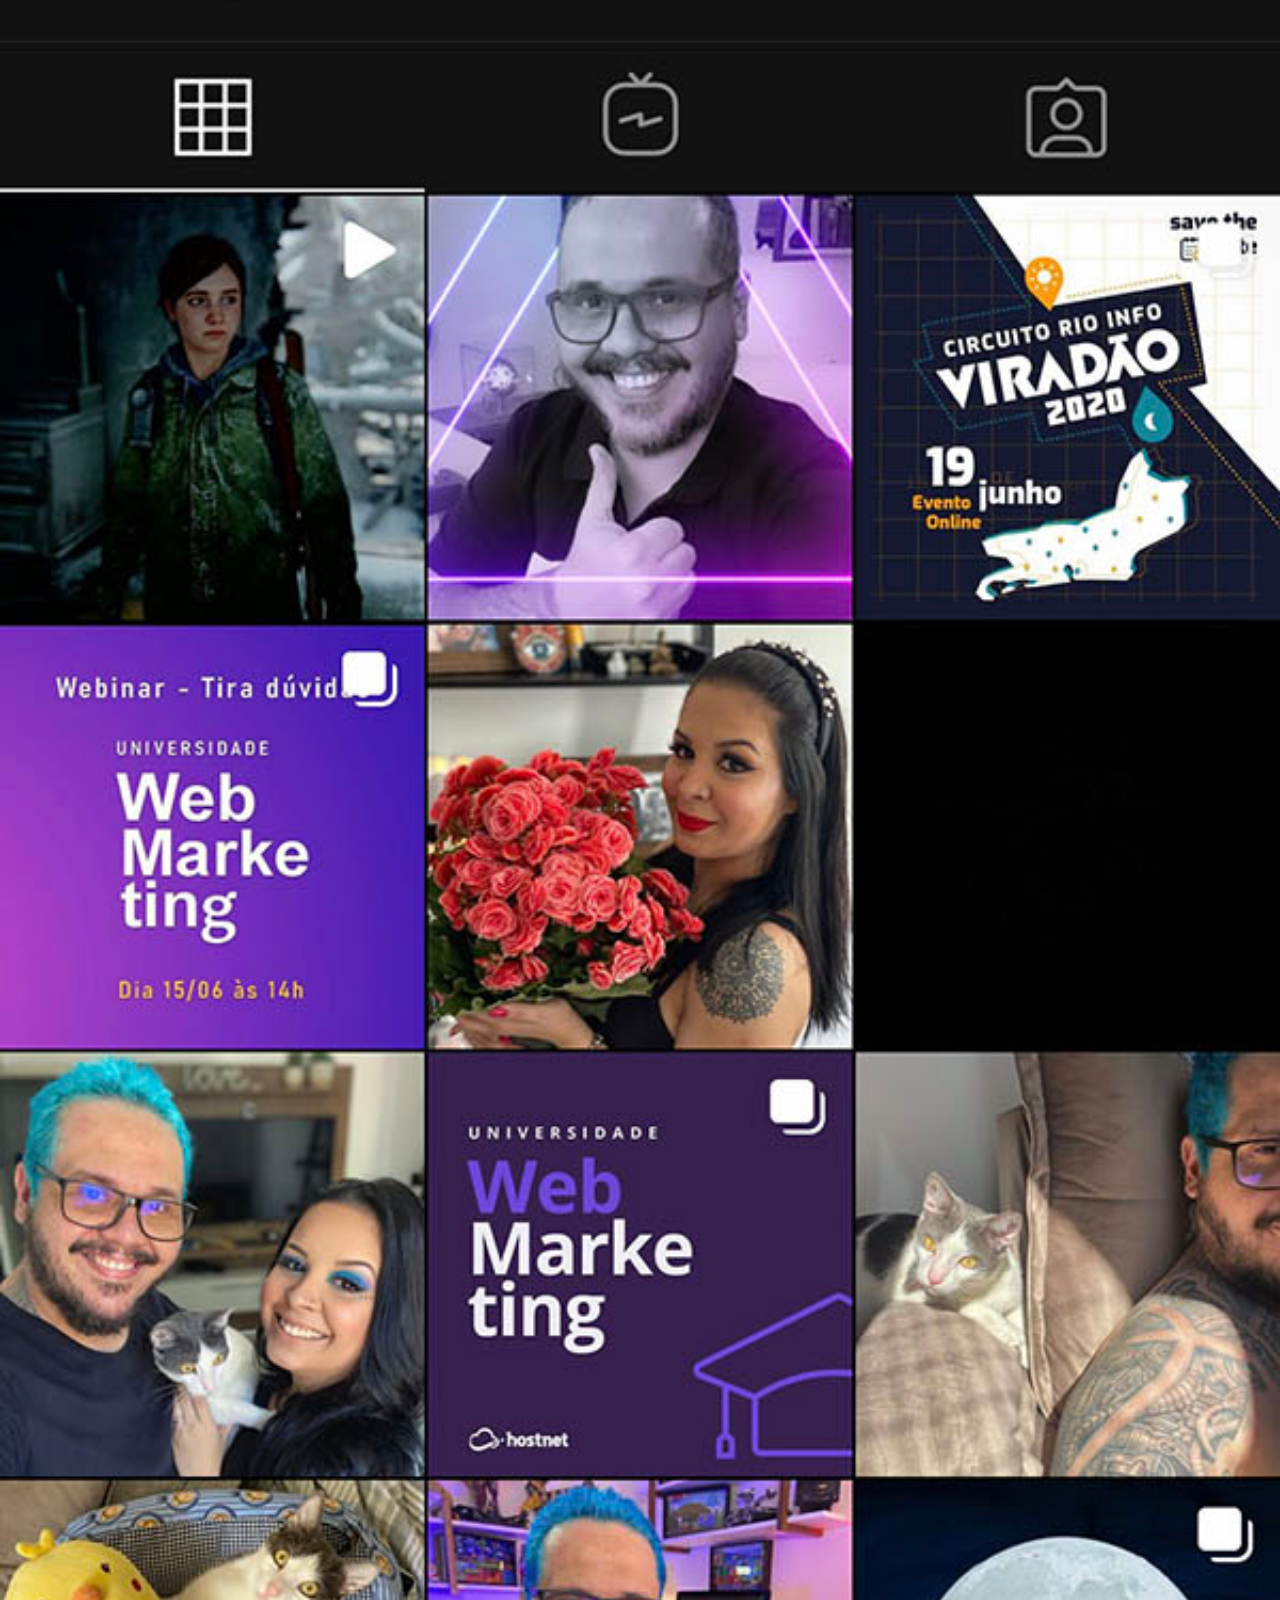
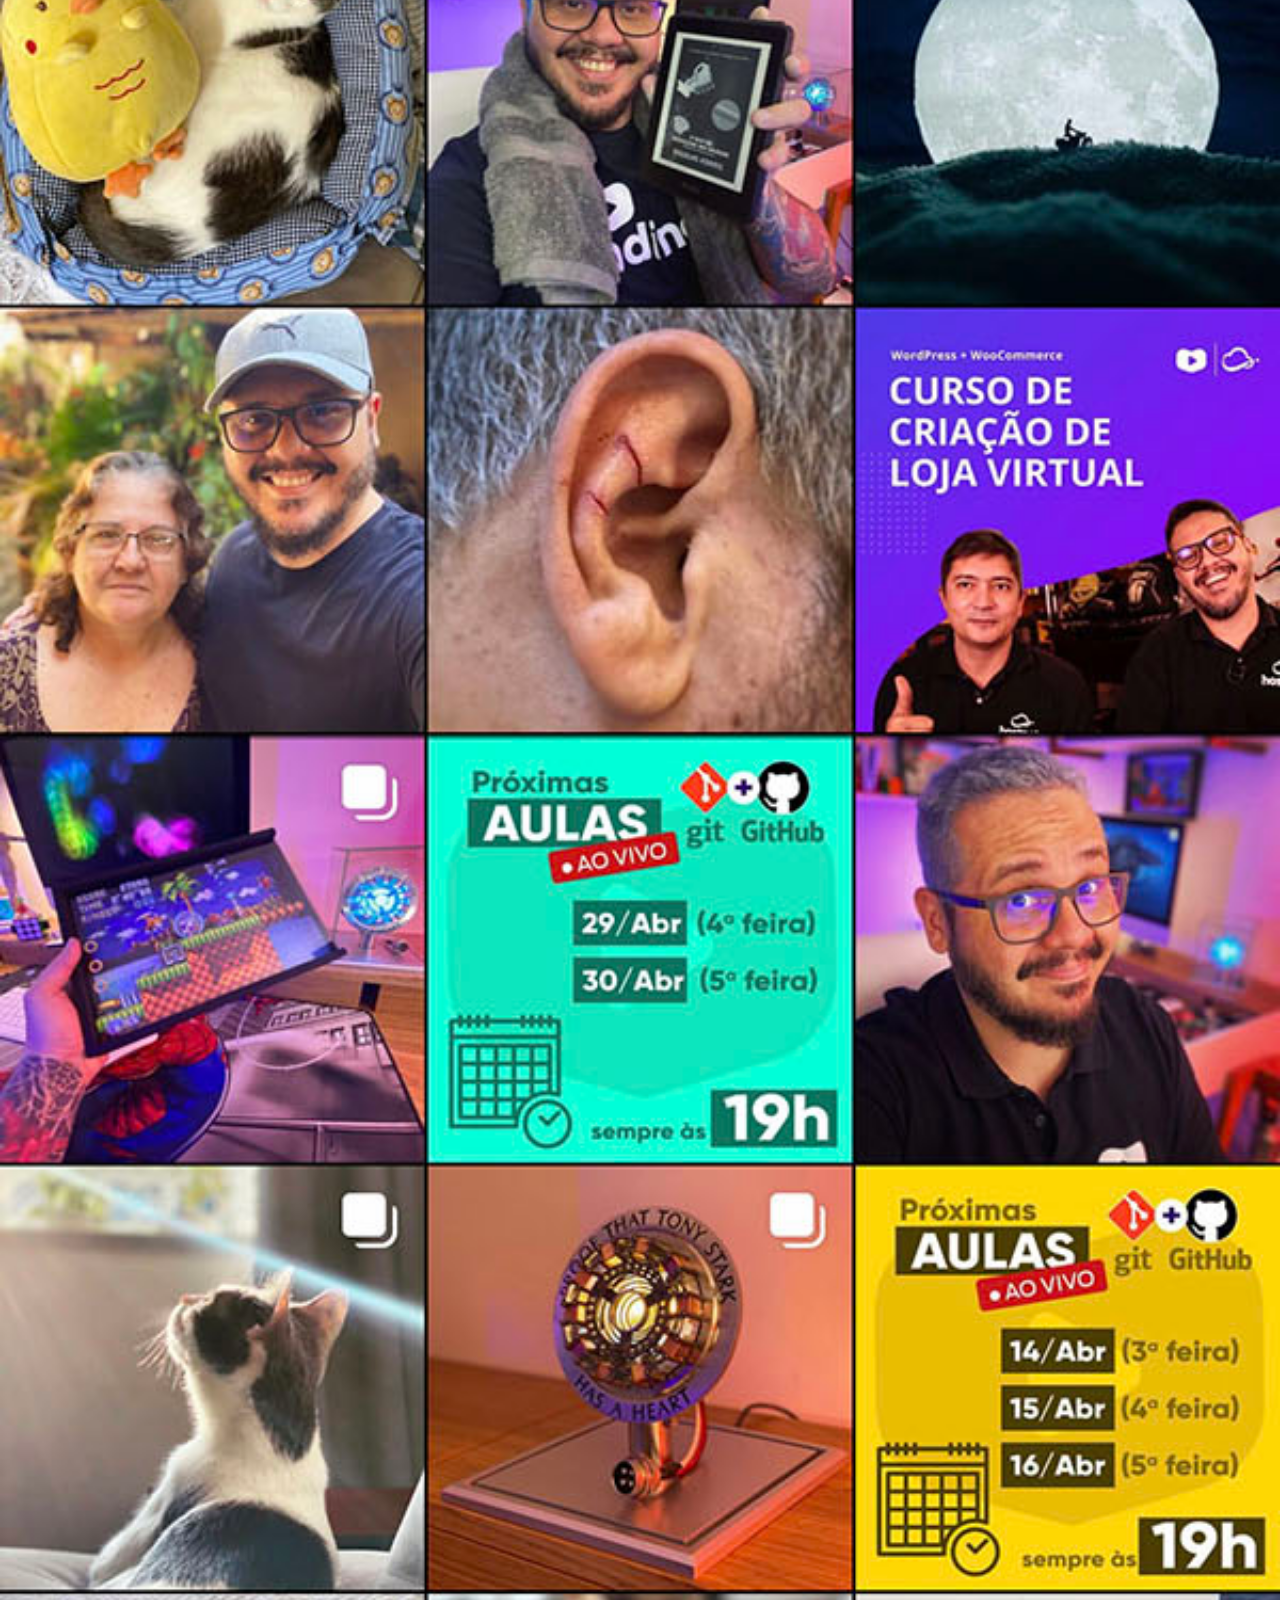
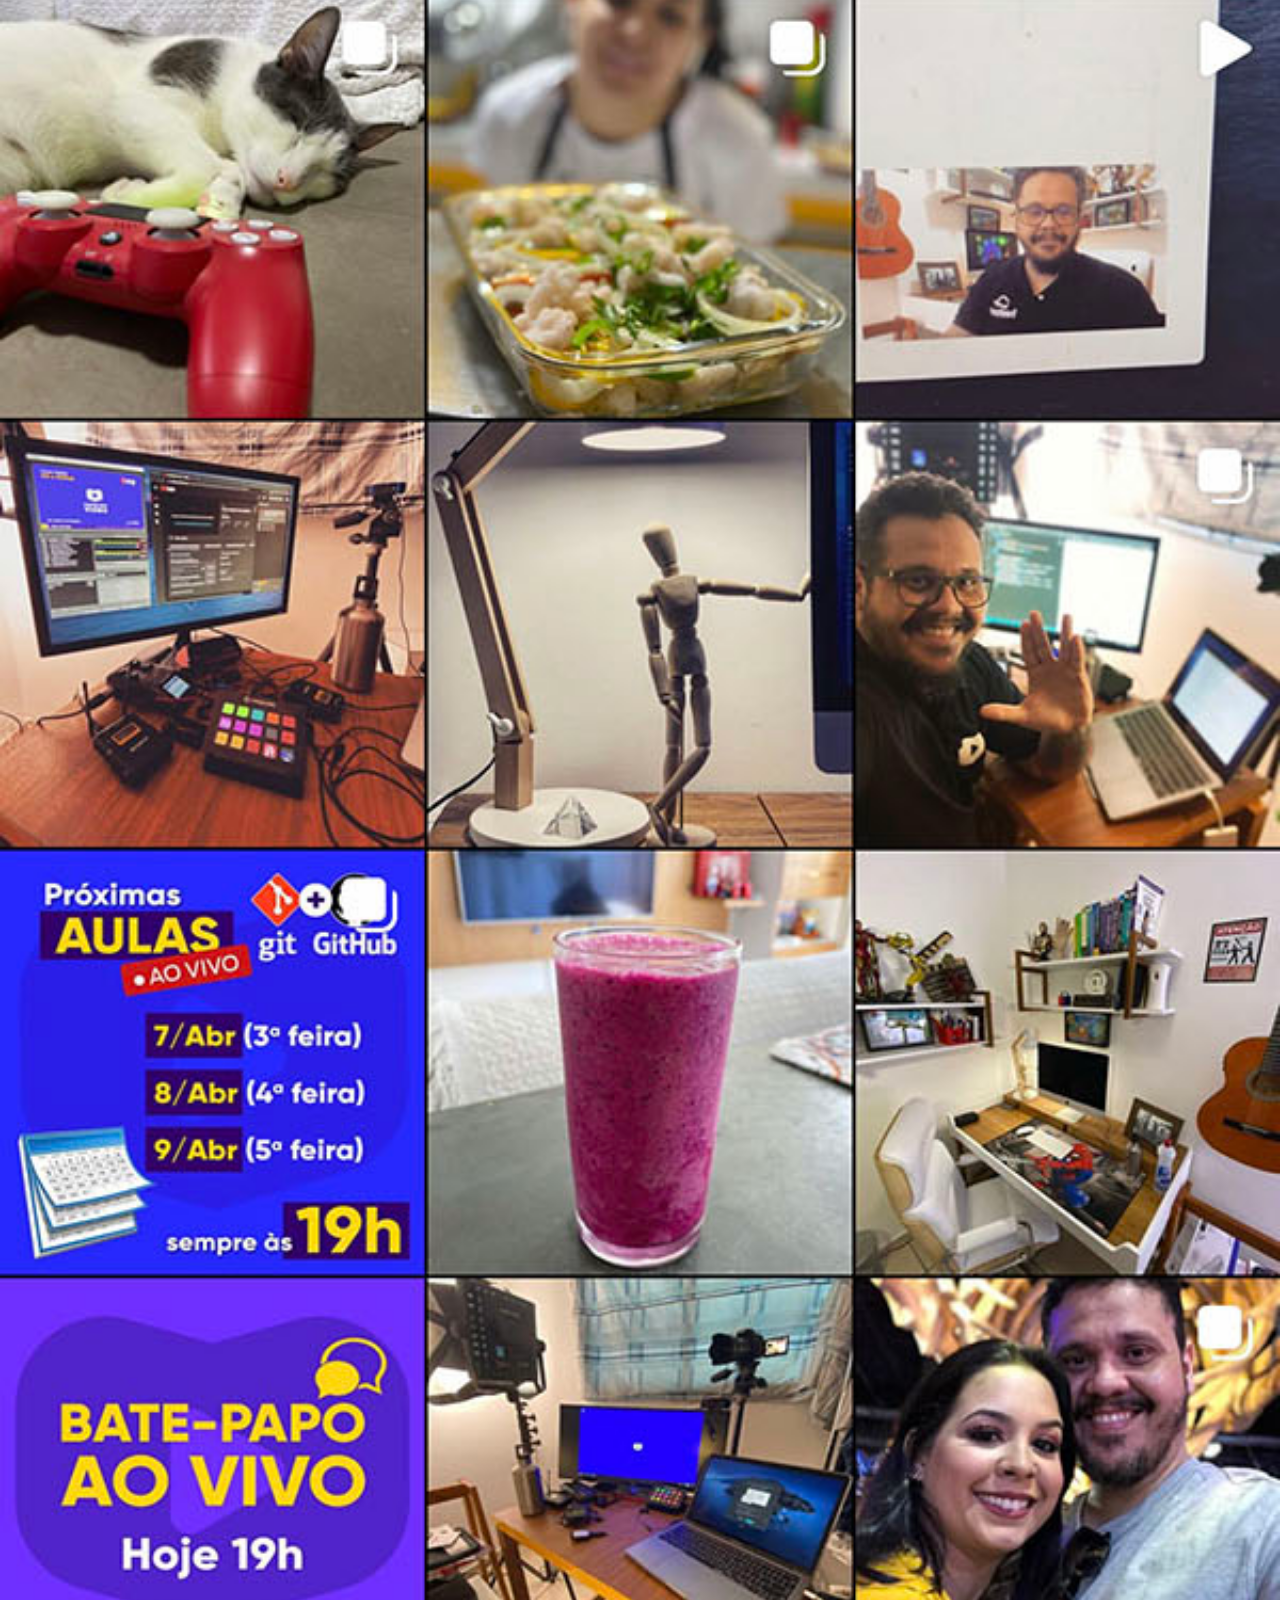
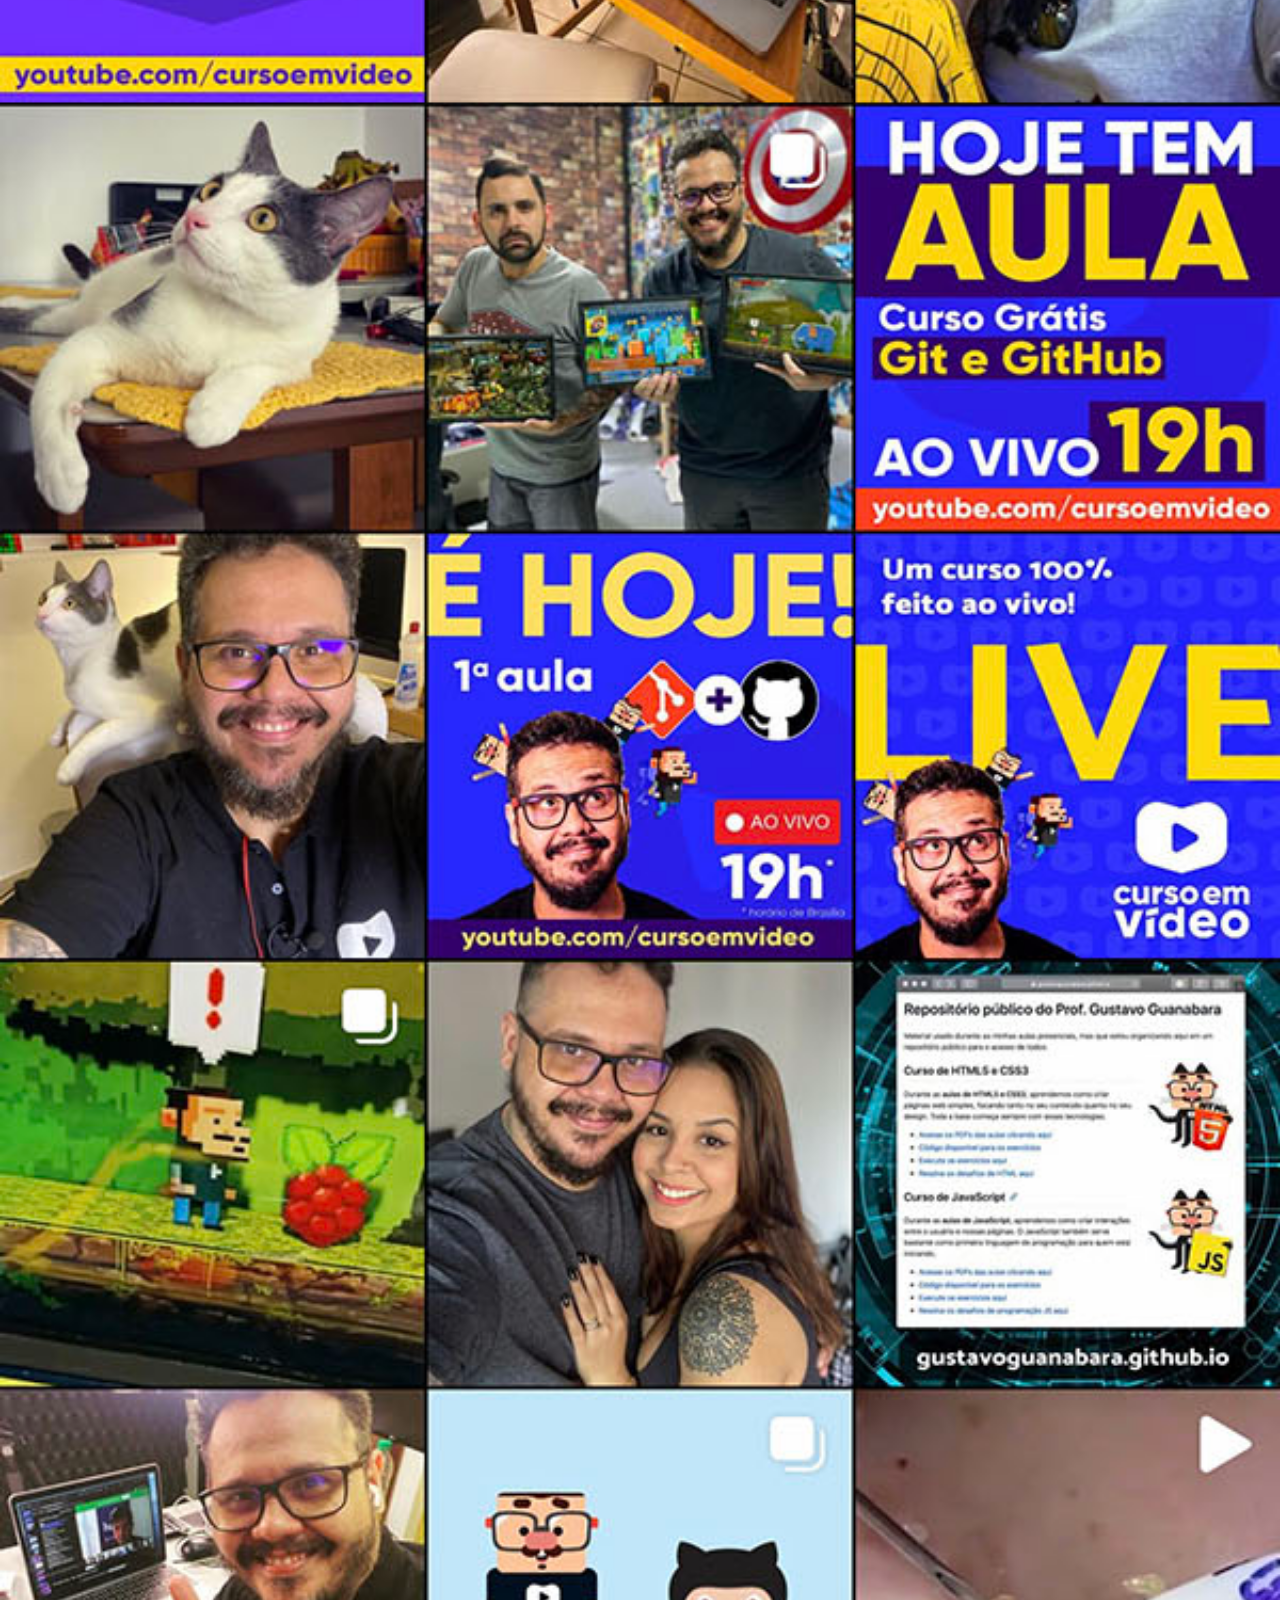
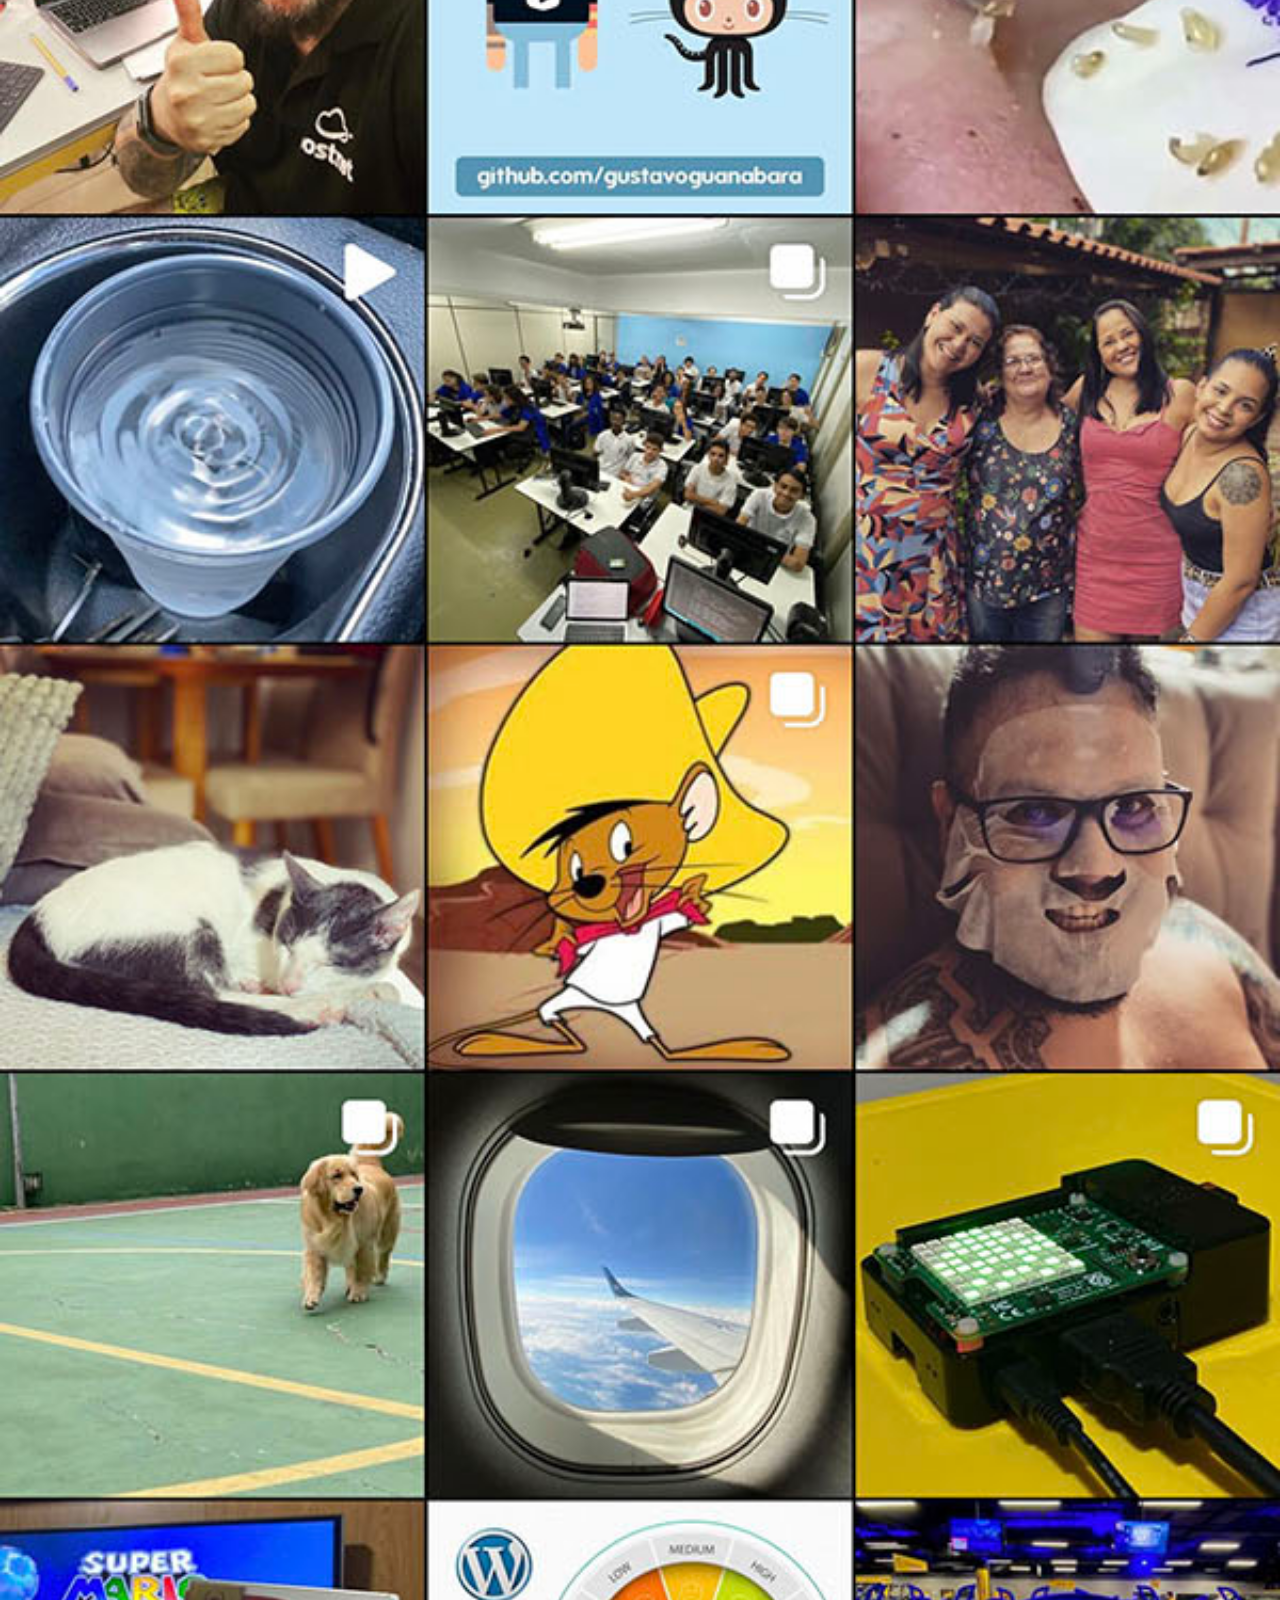
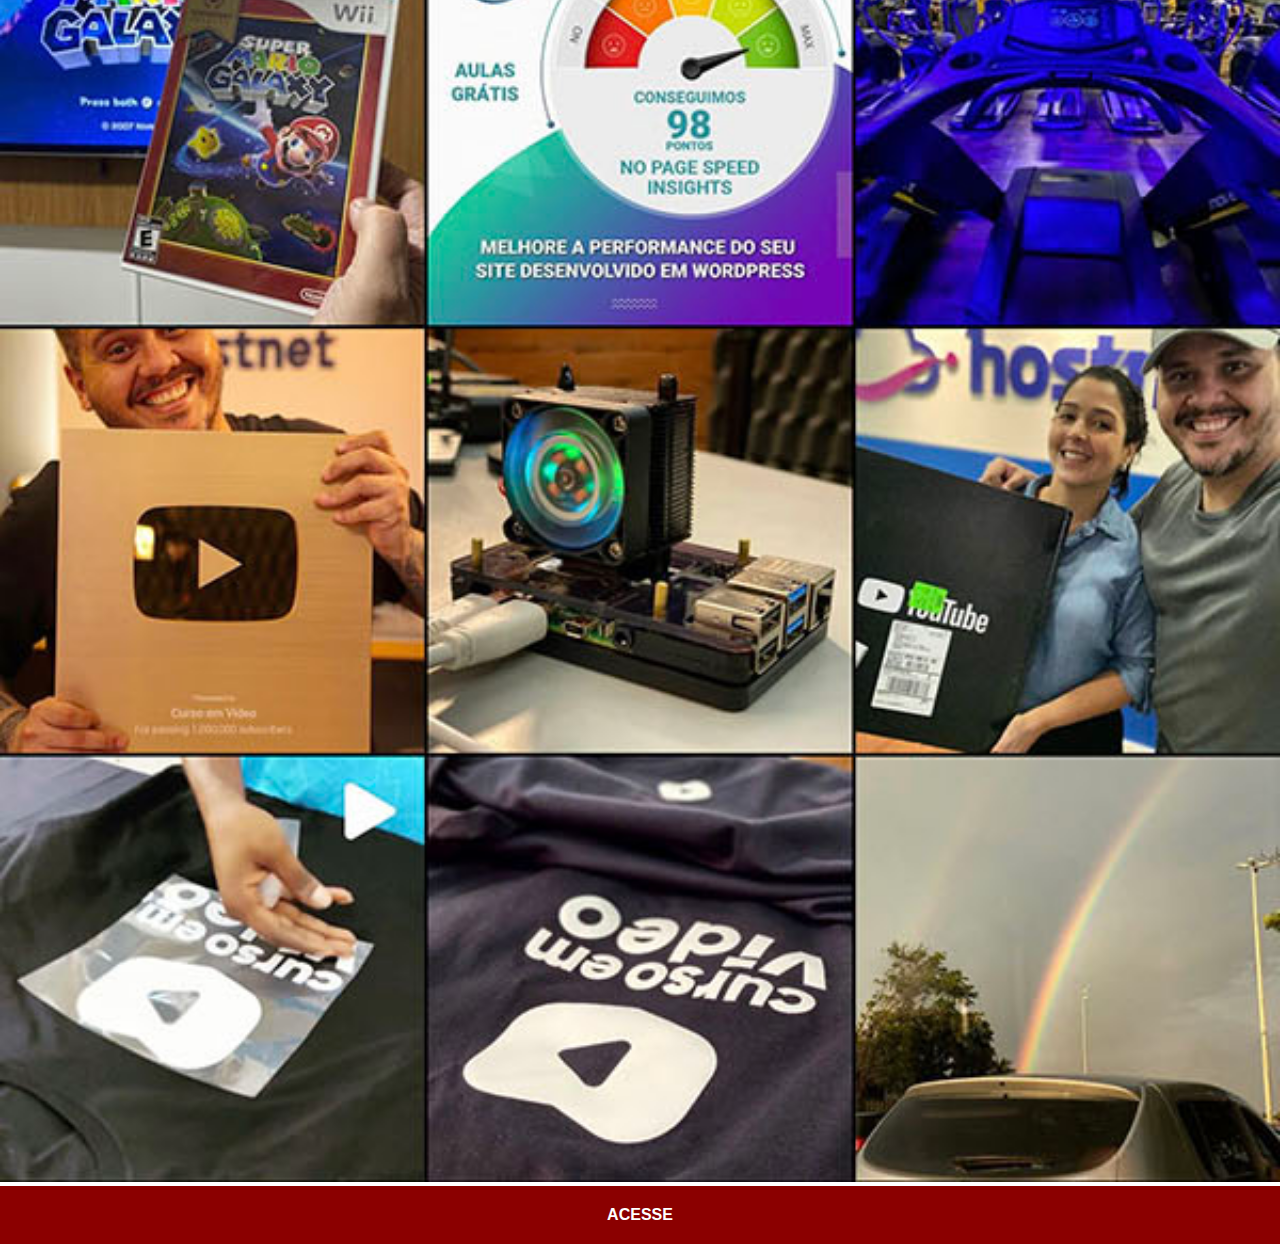
<file: instagram.html>
<!DOCTYPE html>
<html lang="pt-br">
<head>
    <meta charset="UTF-8">
    <meta http-equiv="X-UA-Compatible" content="IE=edge">
    <meta name="viewport" content="width=device-width, initial-scale=1.0">
    <link rel="stylesheet" href="estilos/social.css">
    <title>Instagram</title>
</head>
<body>
    <img src="imagens/tela-instagram.jpg" alt="Instagram">
    <a href="https://www.instagram.com/gustavoguanabara/" target="_blank">ACESSE</a>
</body>
</html>
</file>
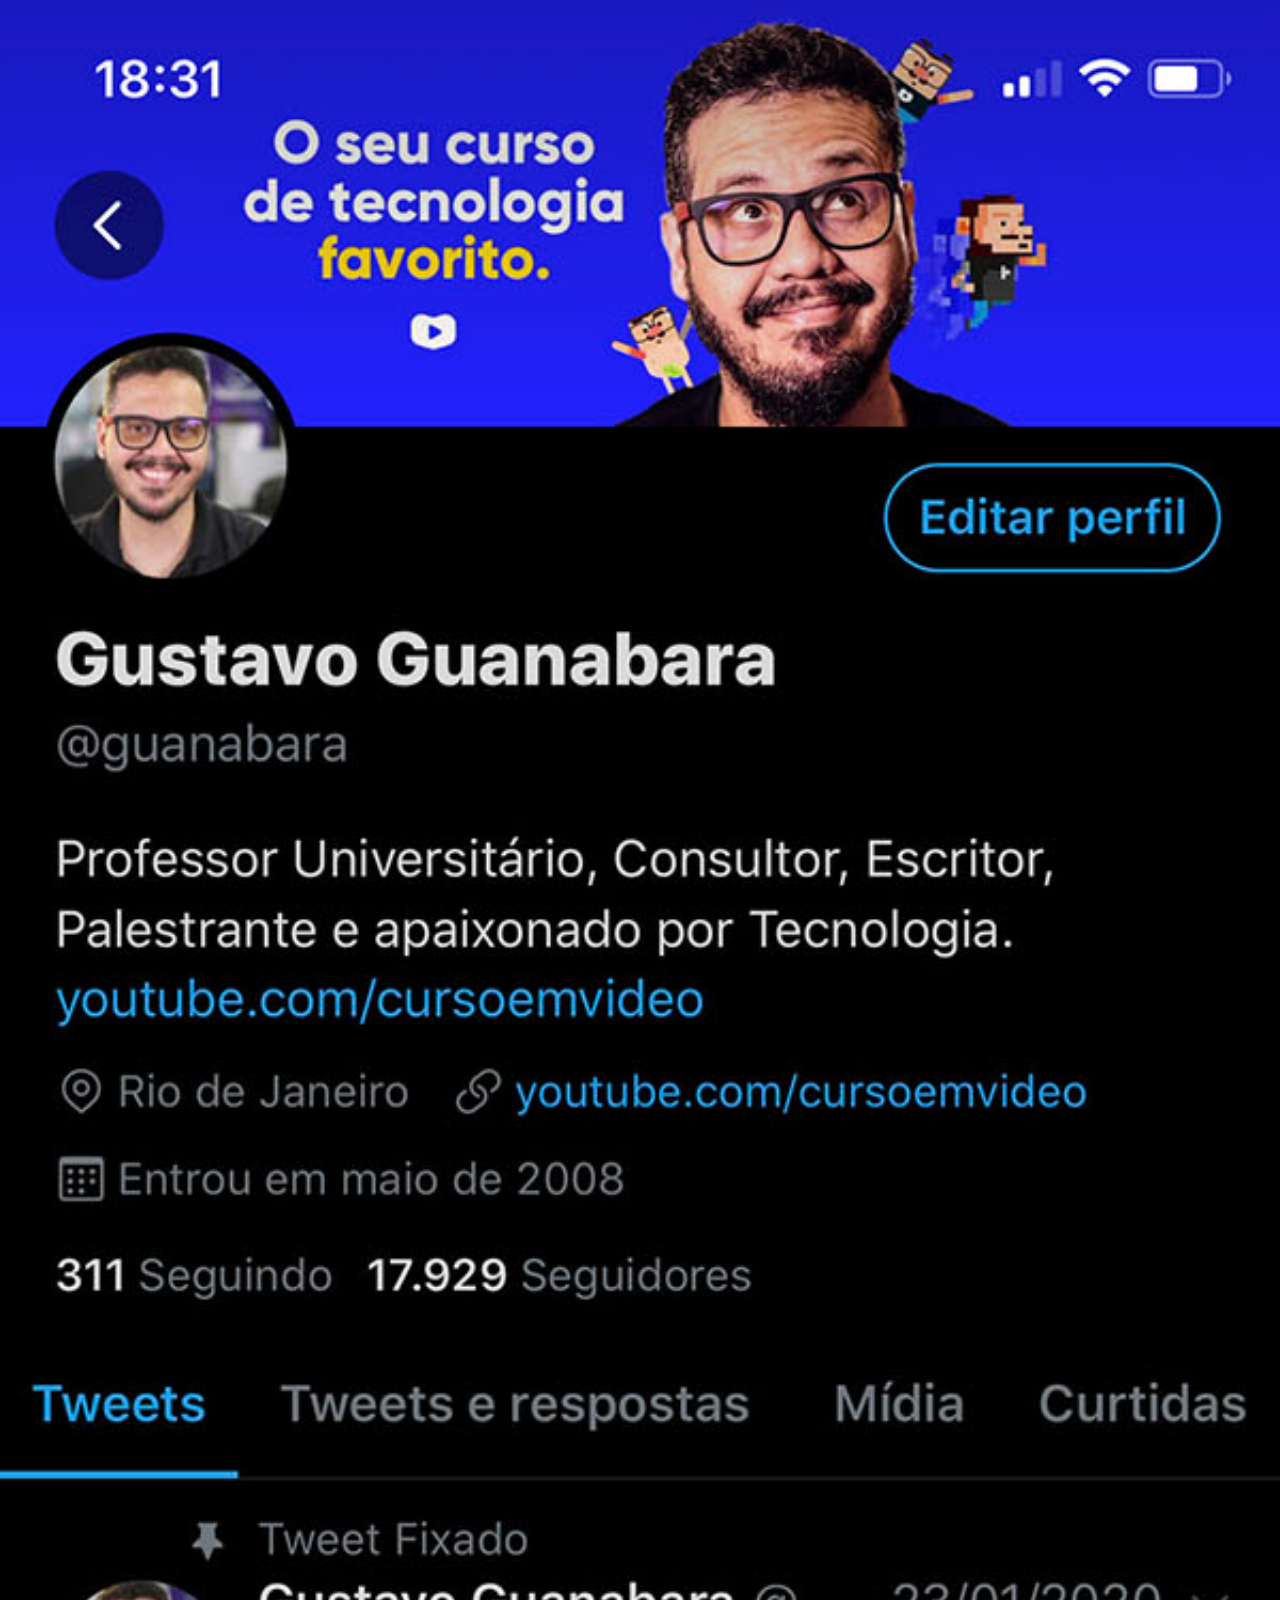
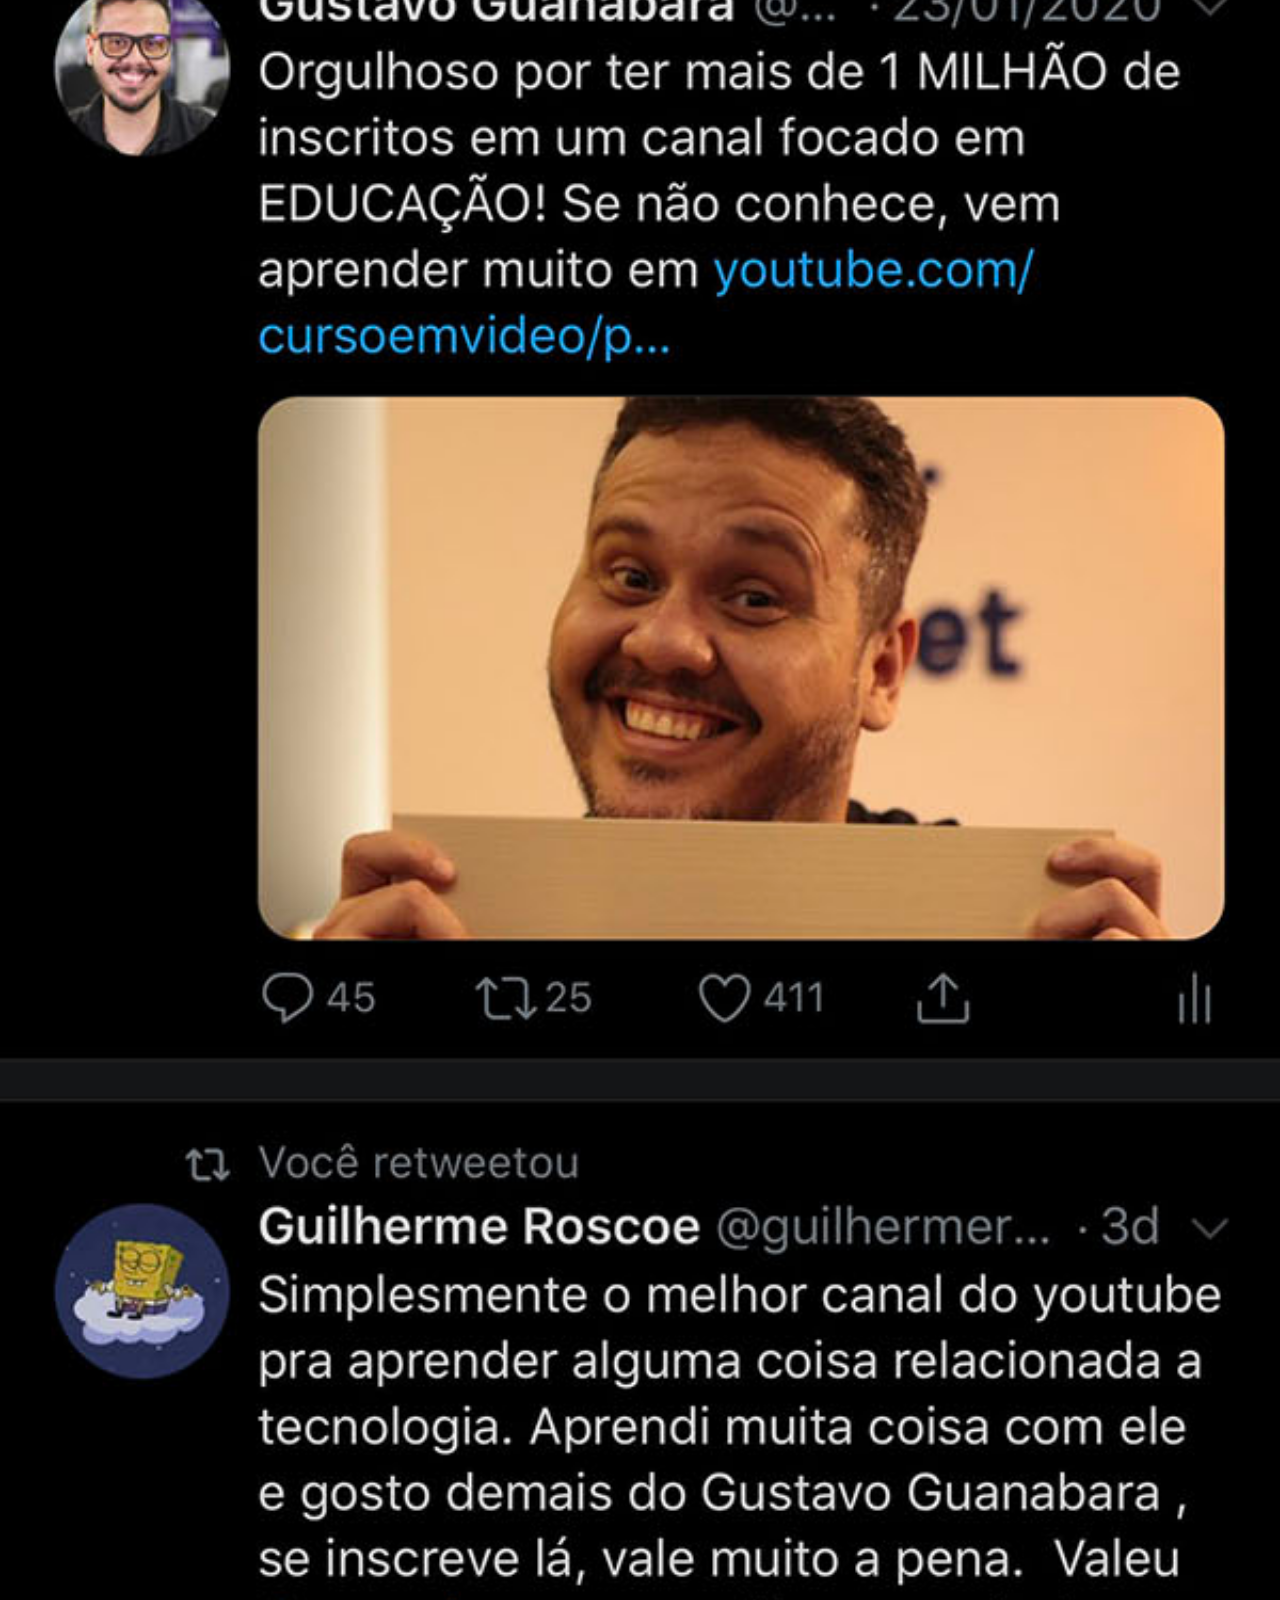
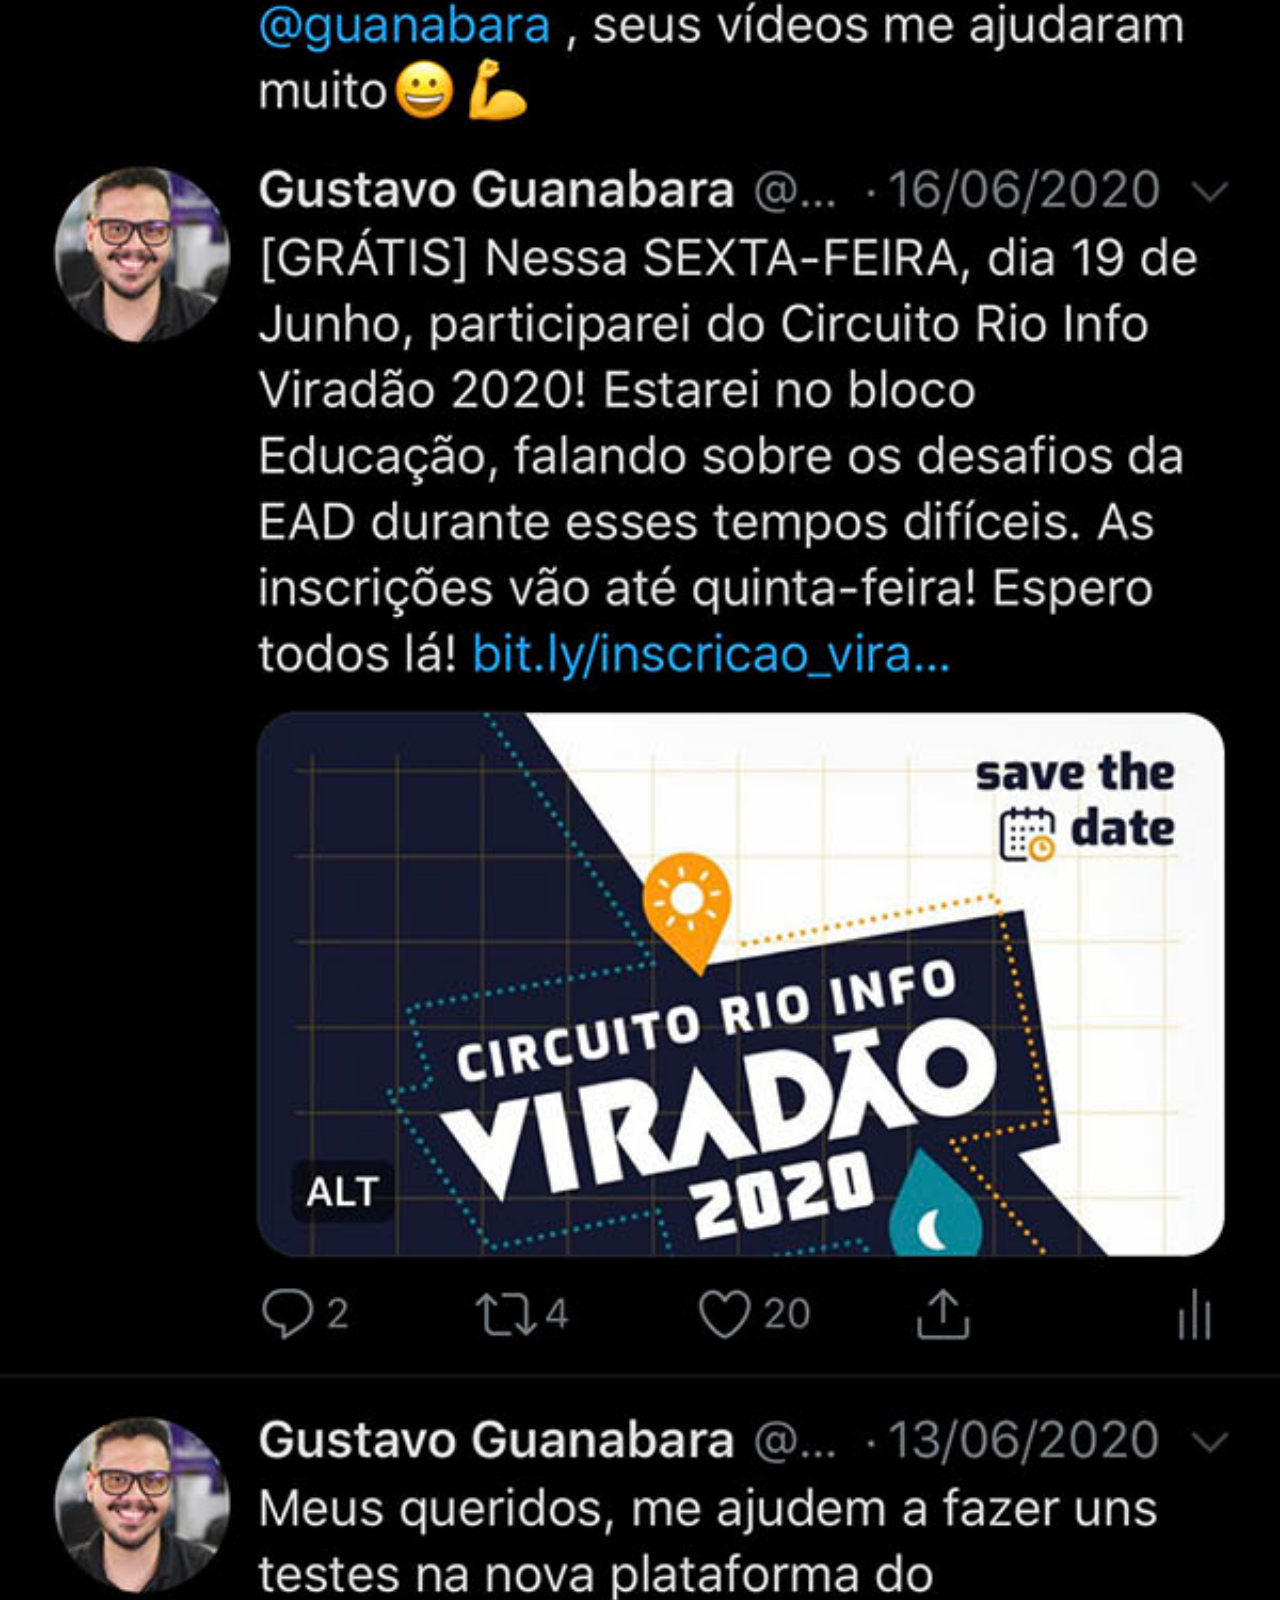
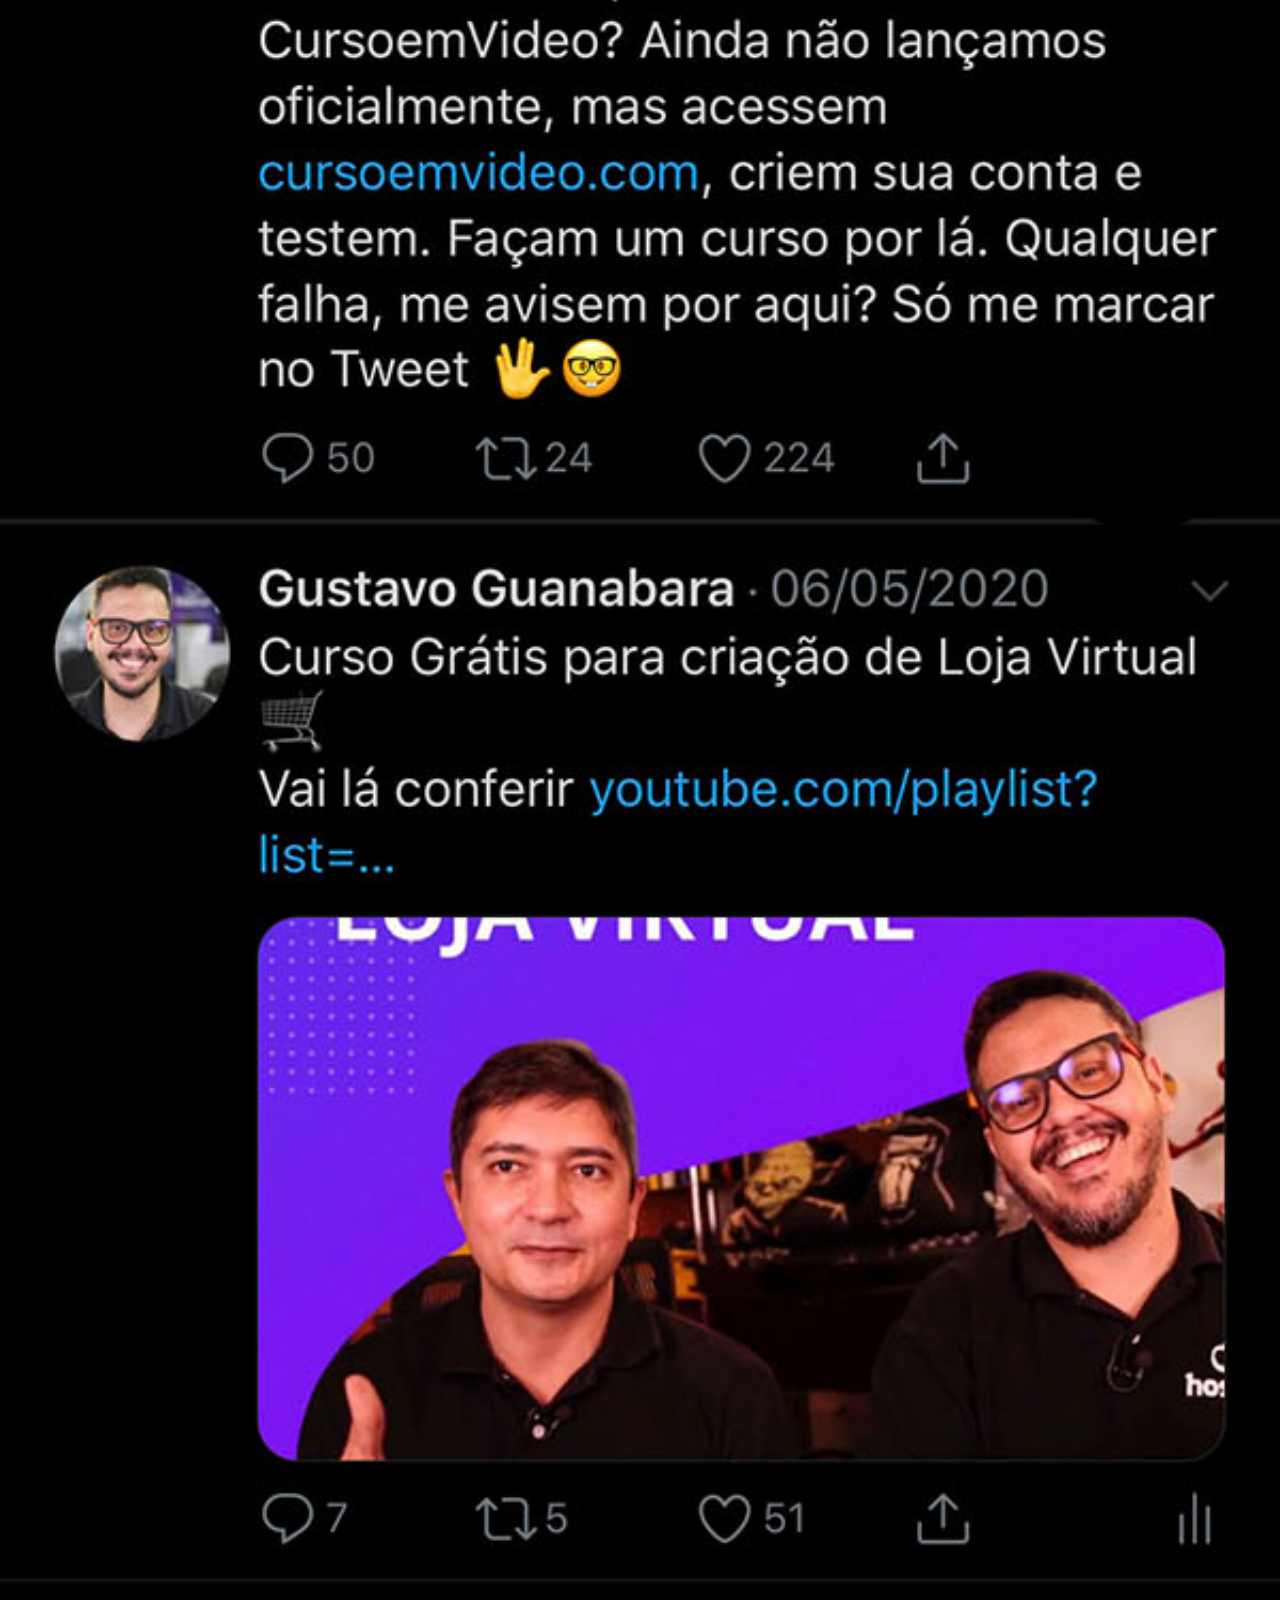
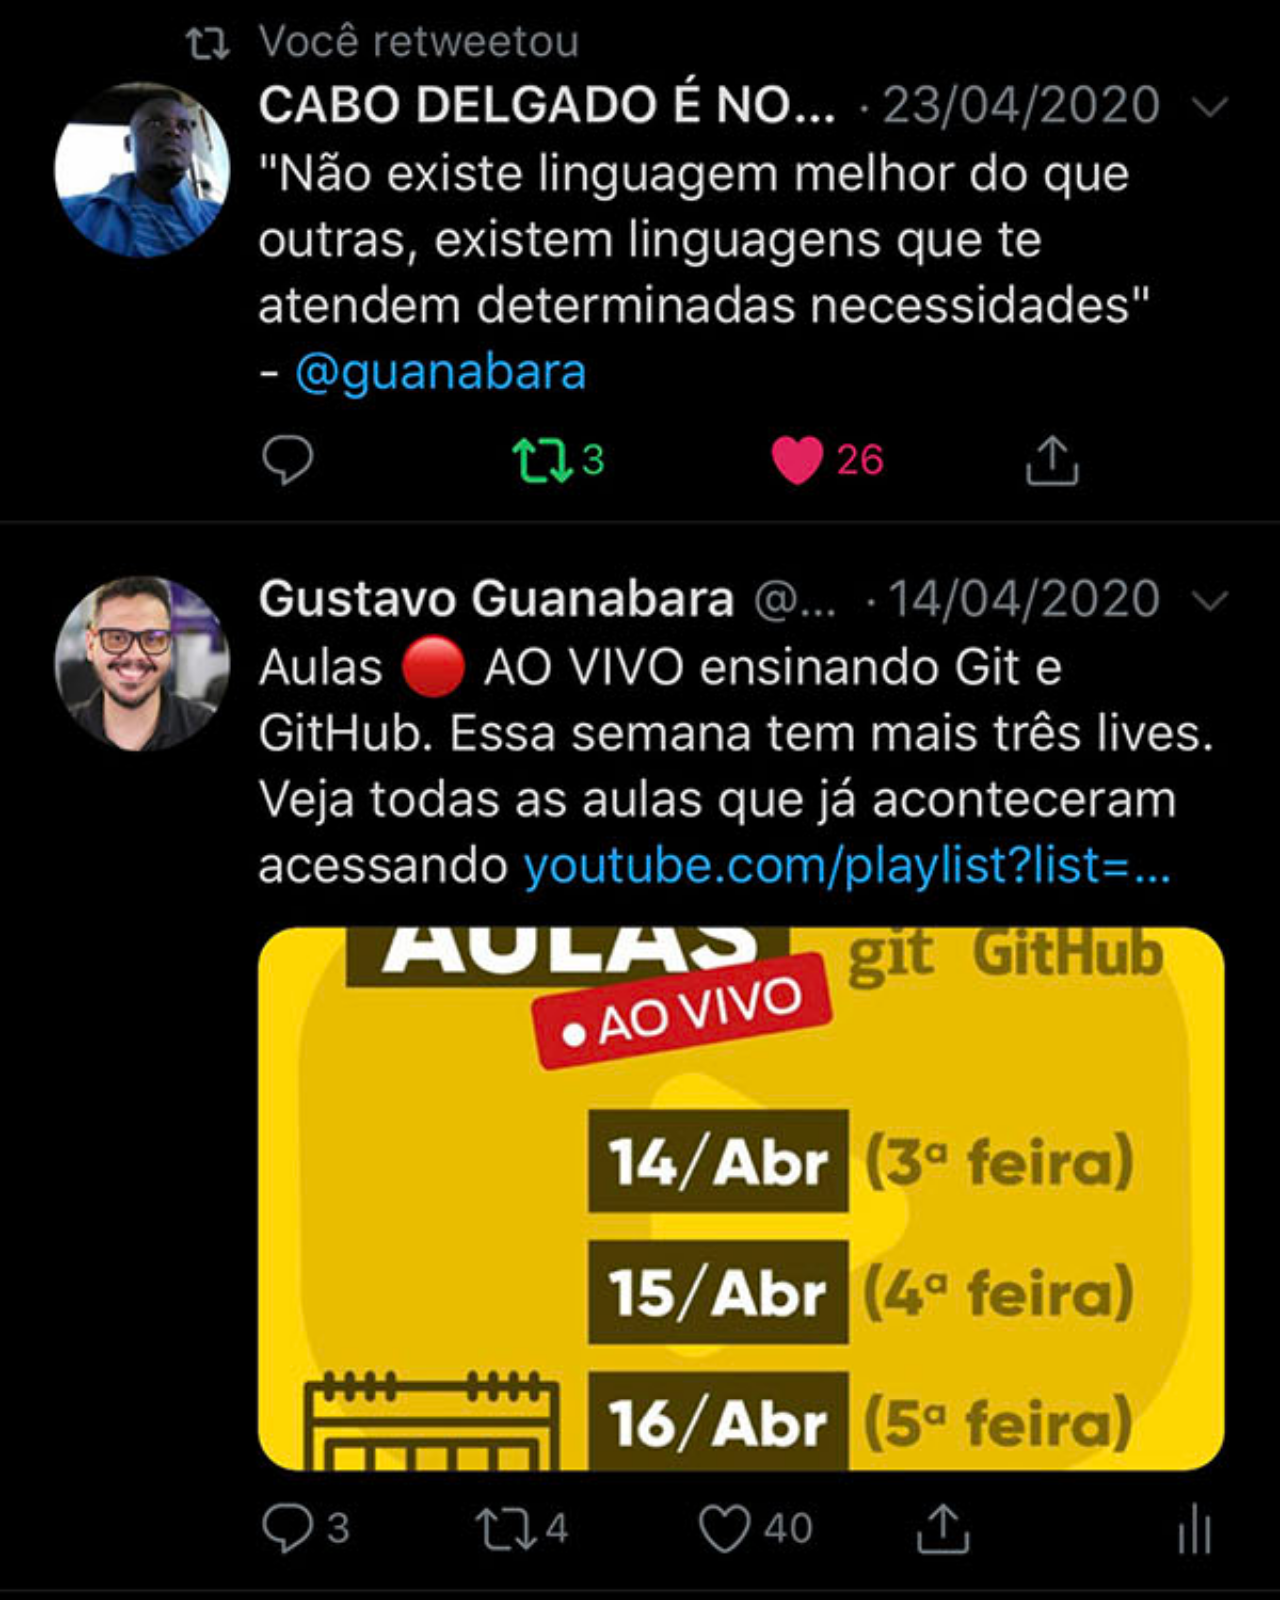
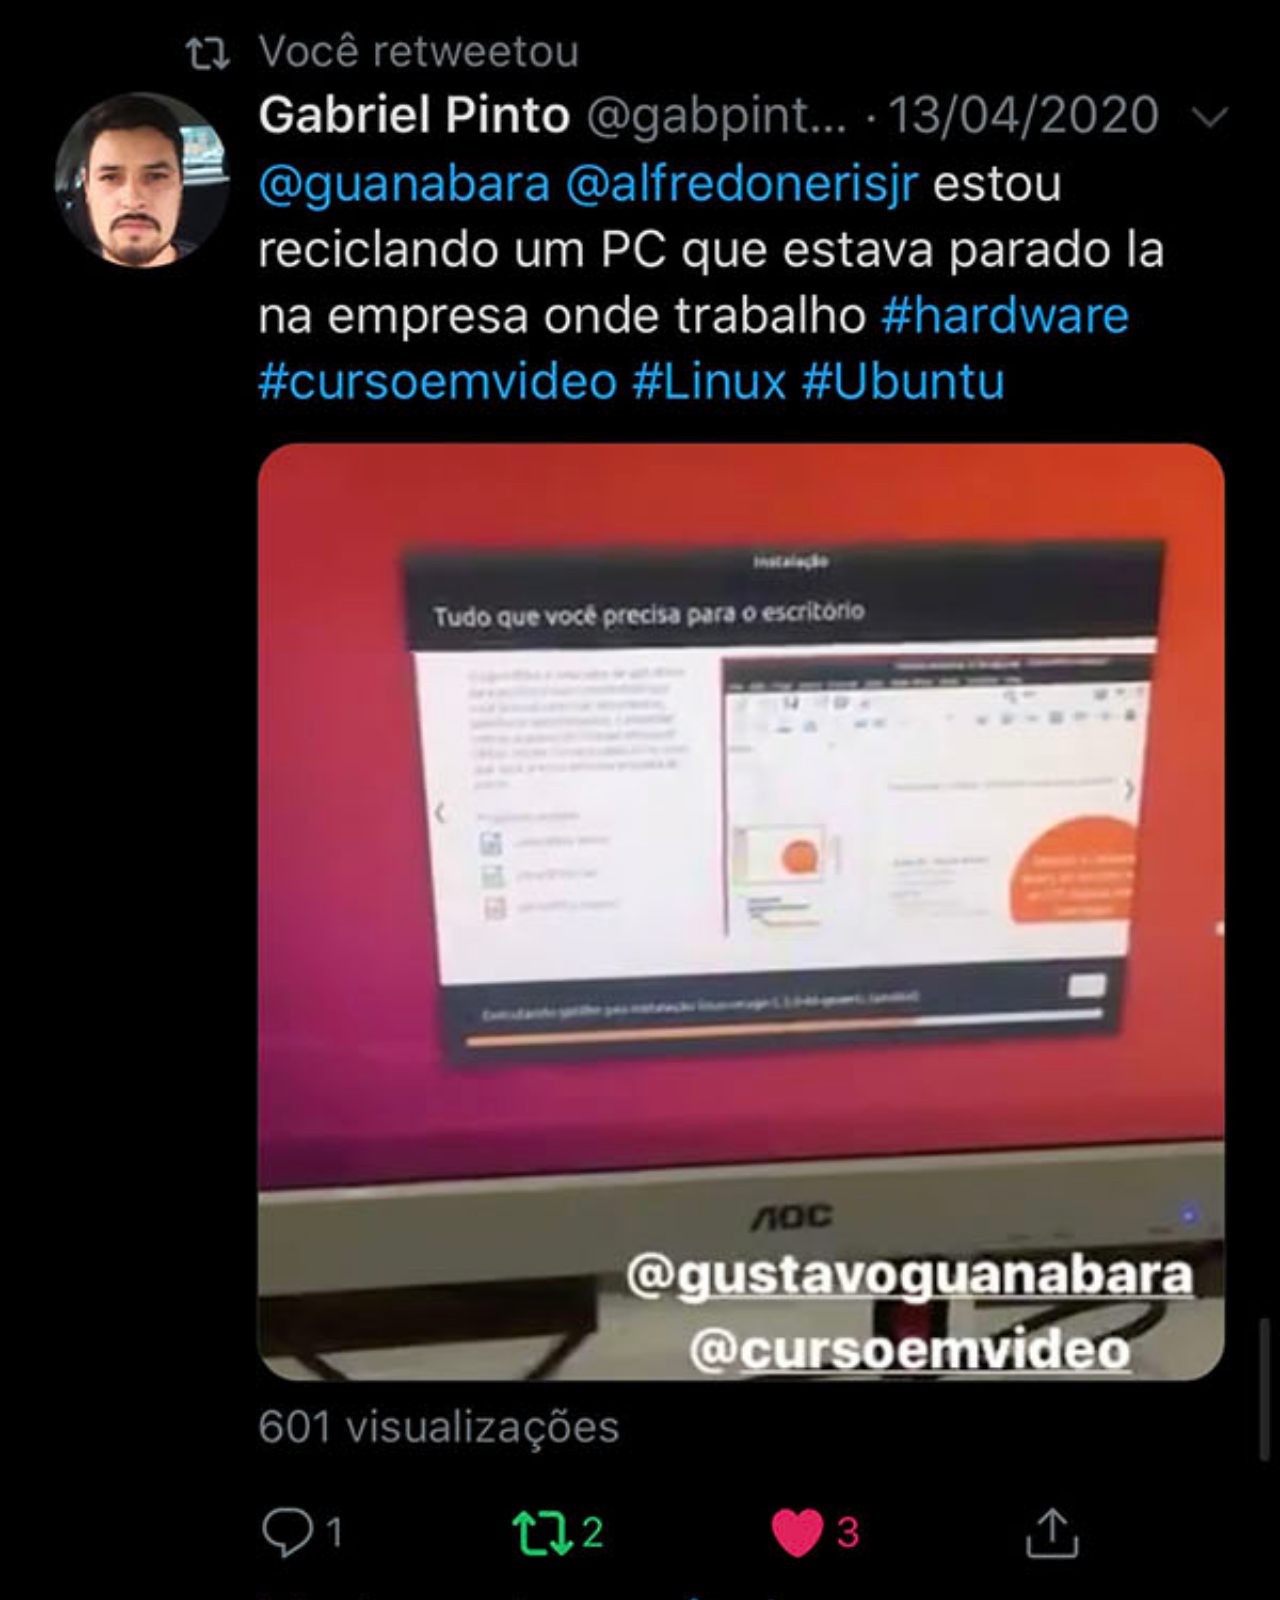
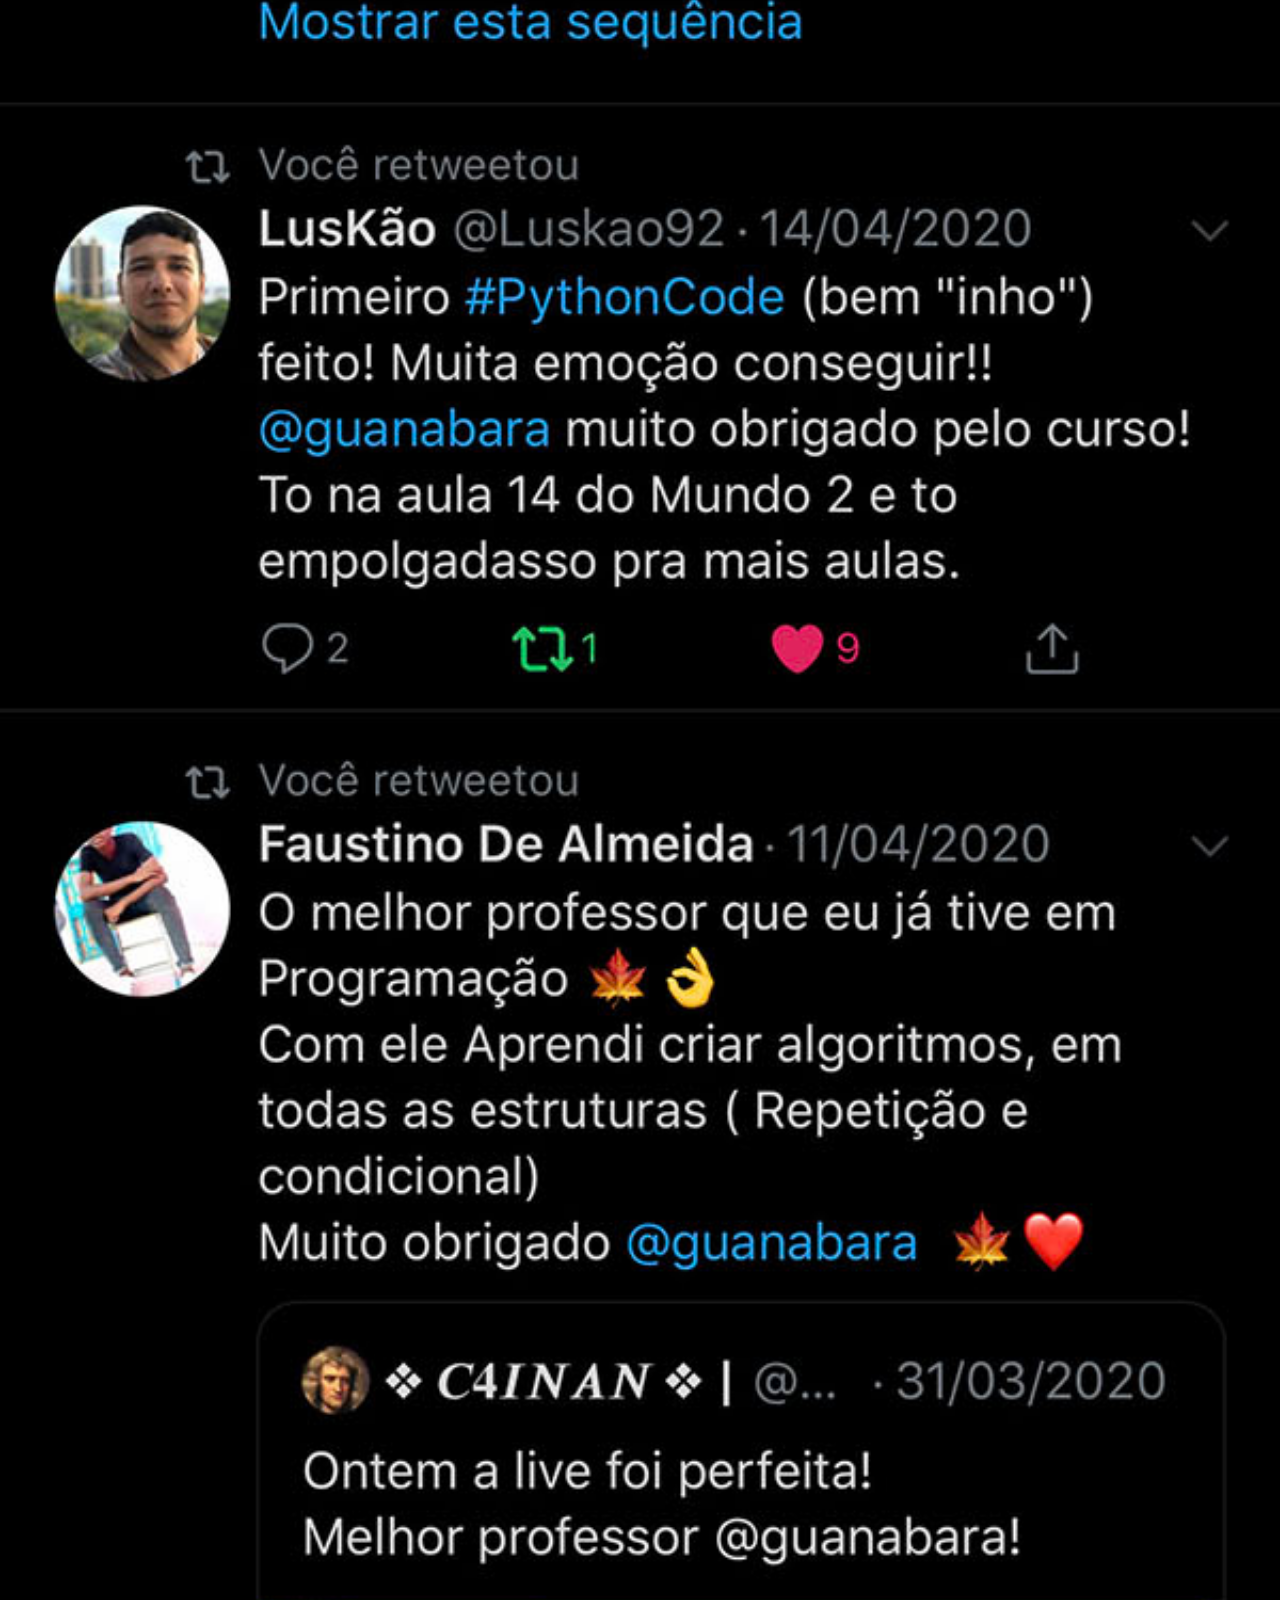
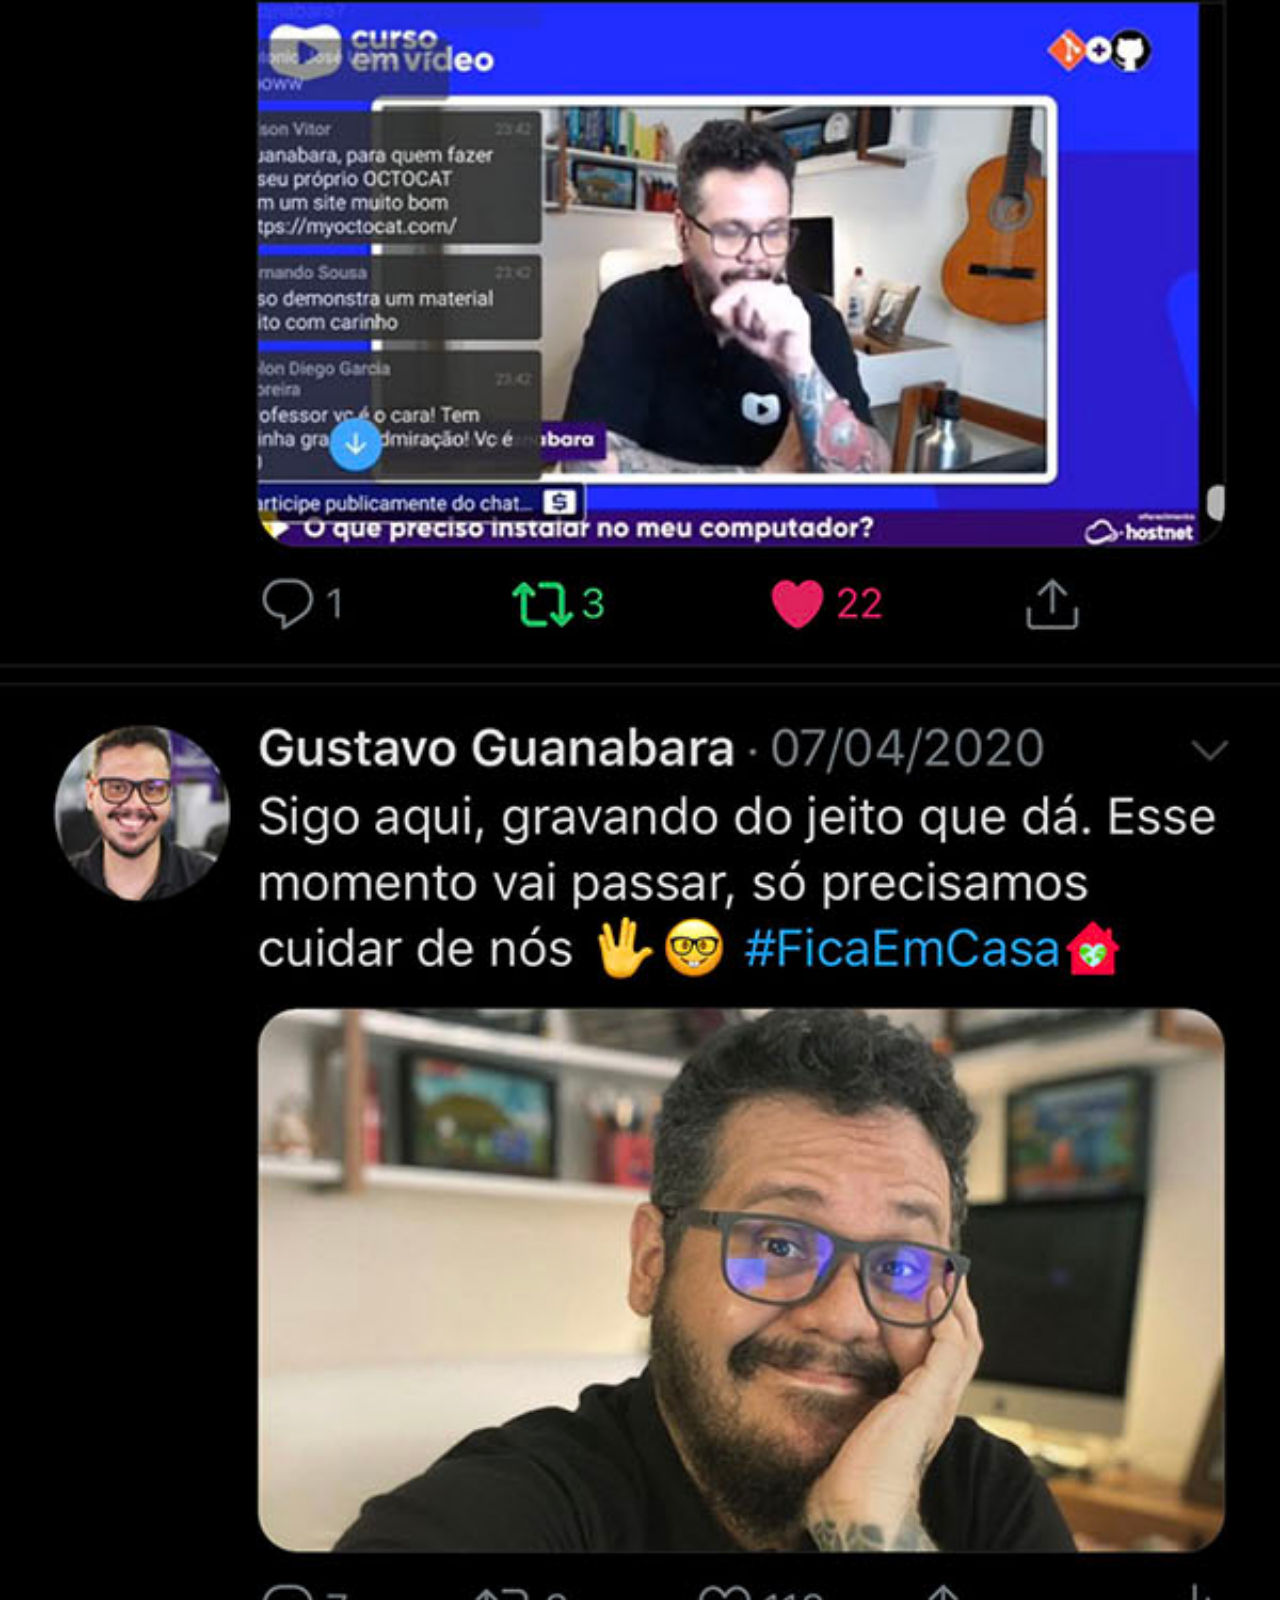
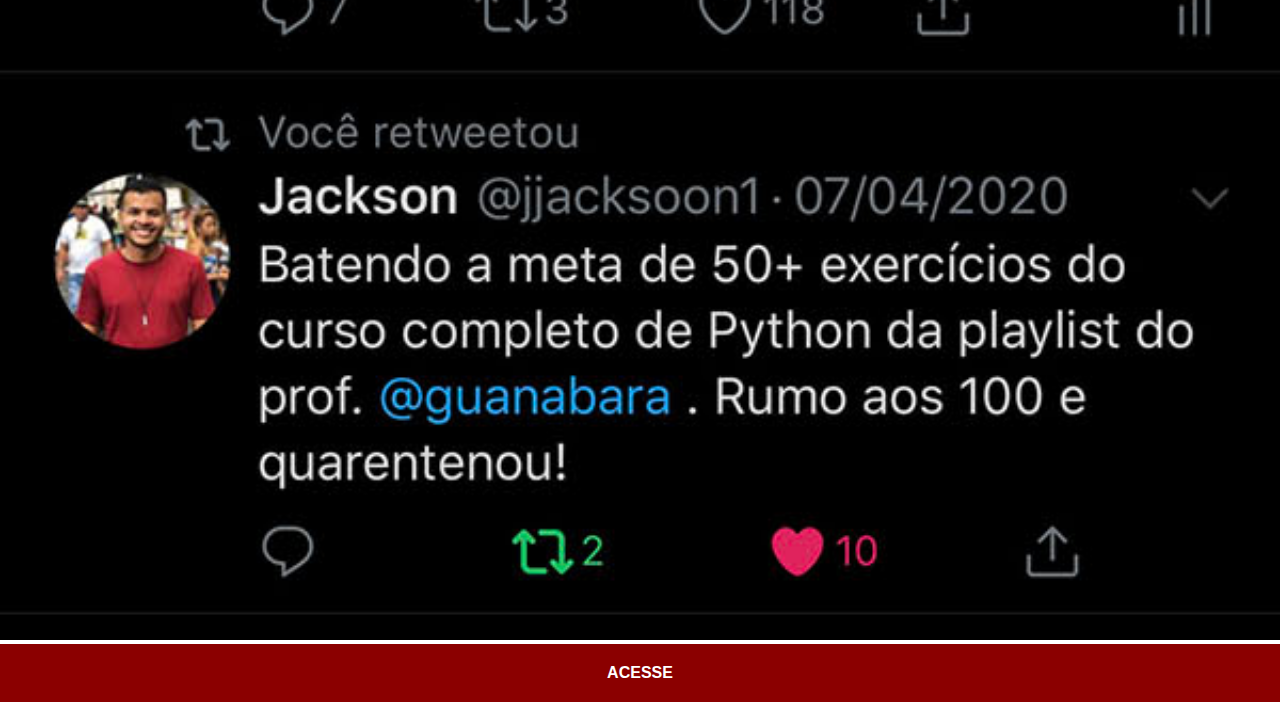
<file: twitter.html>
<!DOCTYPE html>
<html lang="pt-br">
<head>
    <meta charset="UTF-8">
    <meta http-equiv="X-UA-Compatible" content="IE=edge">
    <meta name="viewport" content="width=device-width, initial-scale=1.0">
    <link rel="stylesheet" href="estilos/social.css">
    <title>Twitter</title>
</head>
<body>
    <img src="imagens/tela-twitter.jpg" alt="Twitter">
    <a href="https://www.twitter.com/guanabara/" target="_blank">ACESSE</a>
</body>
</html>
</file>
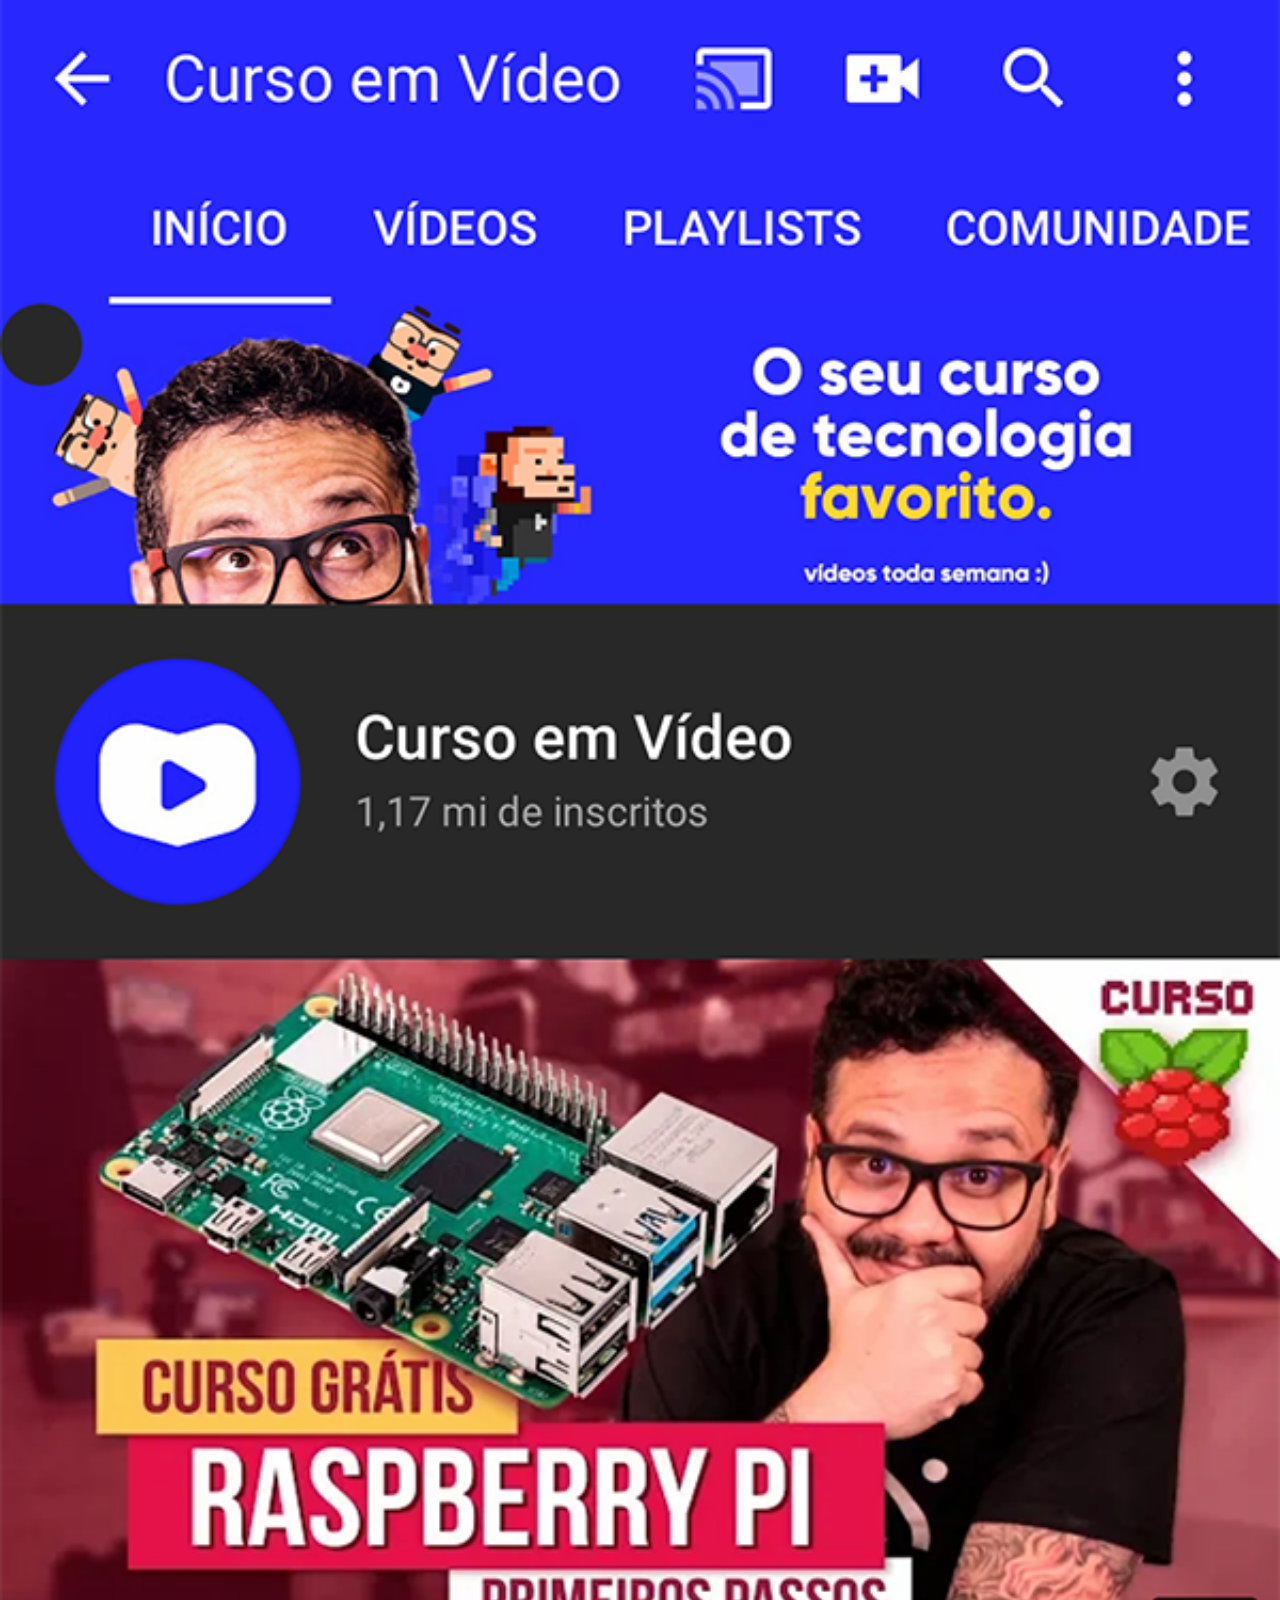
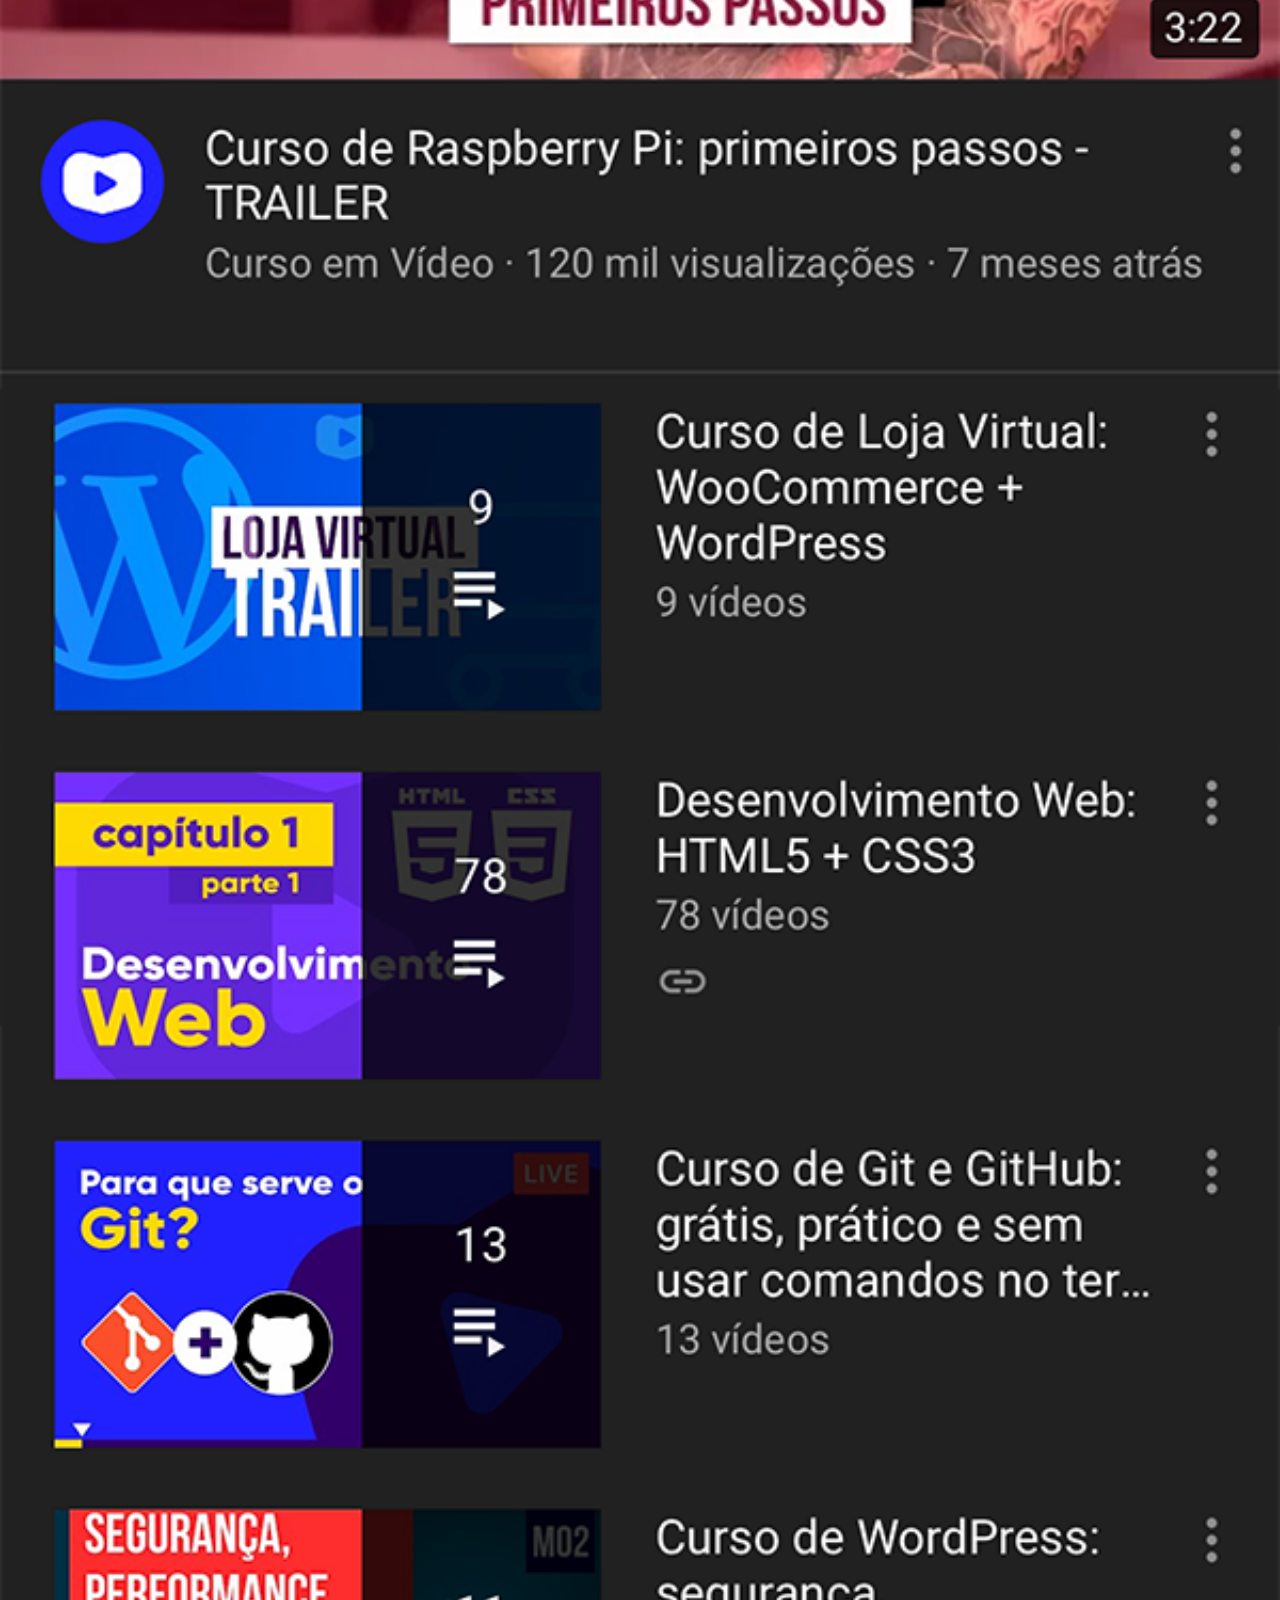
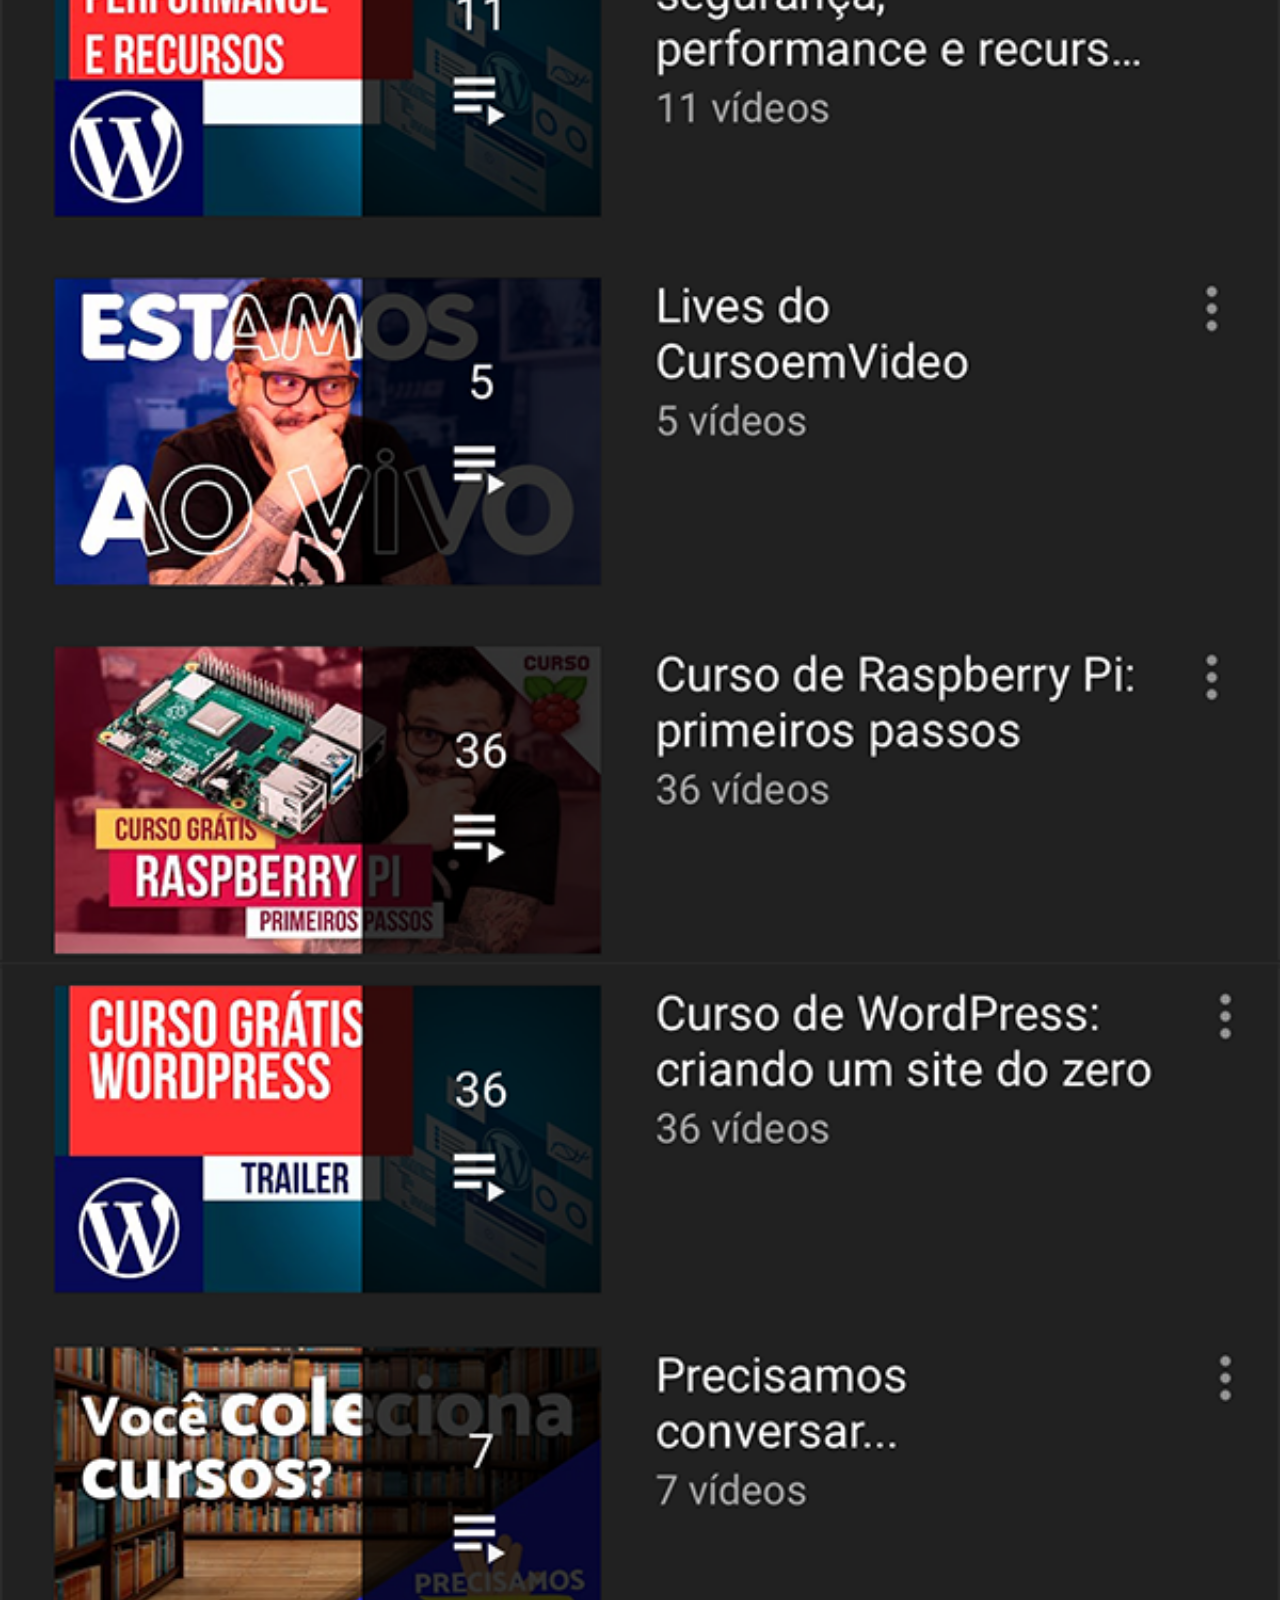
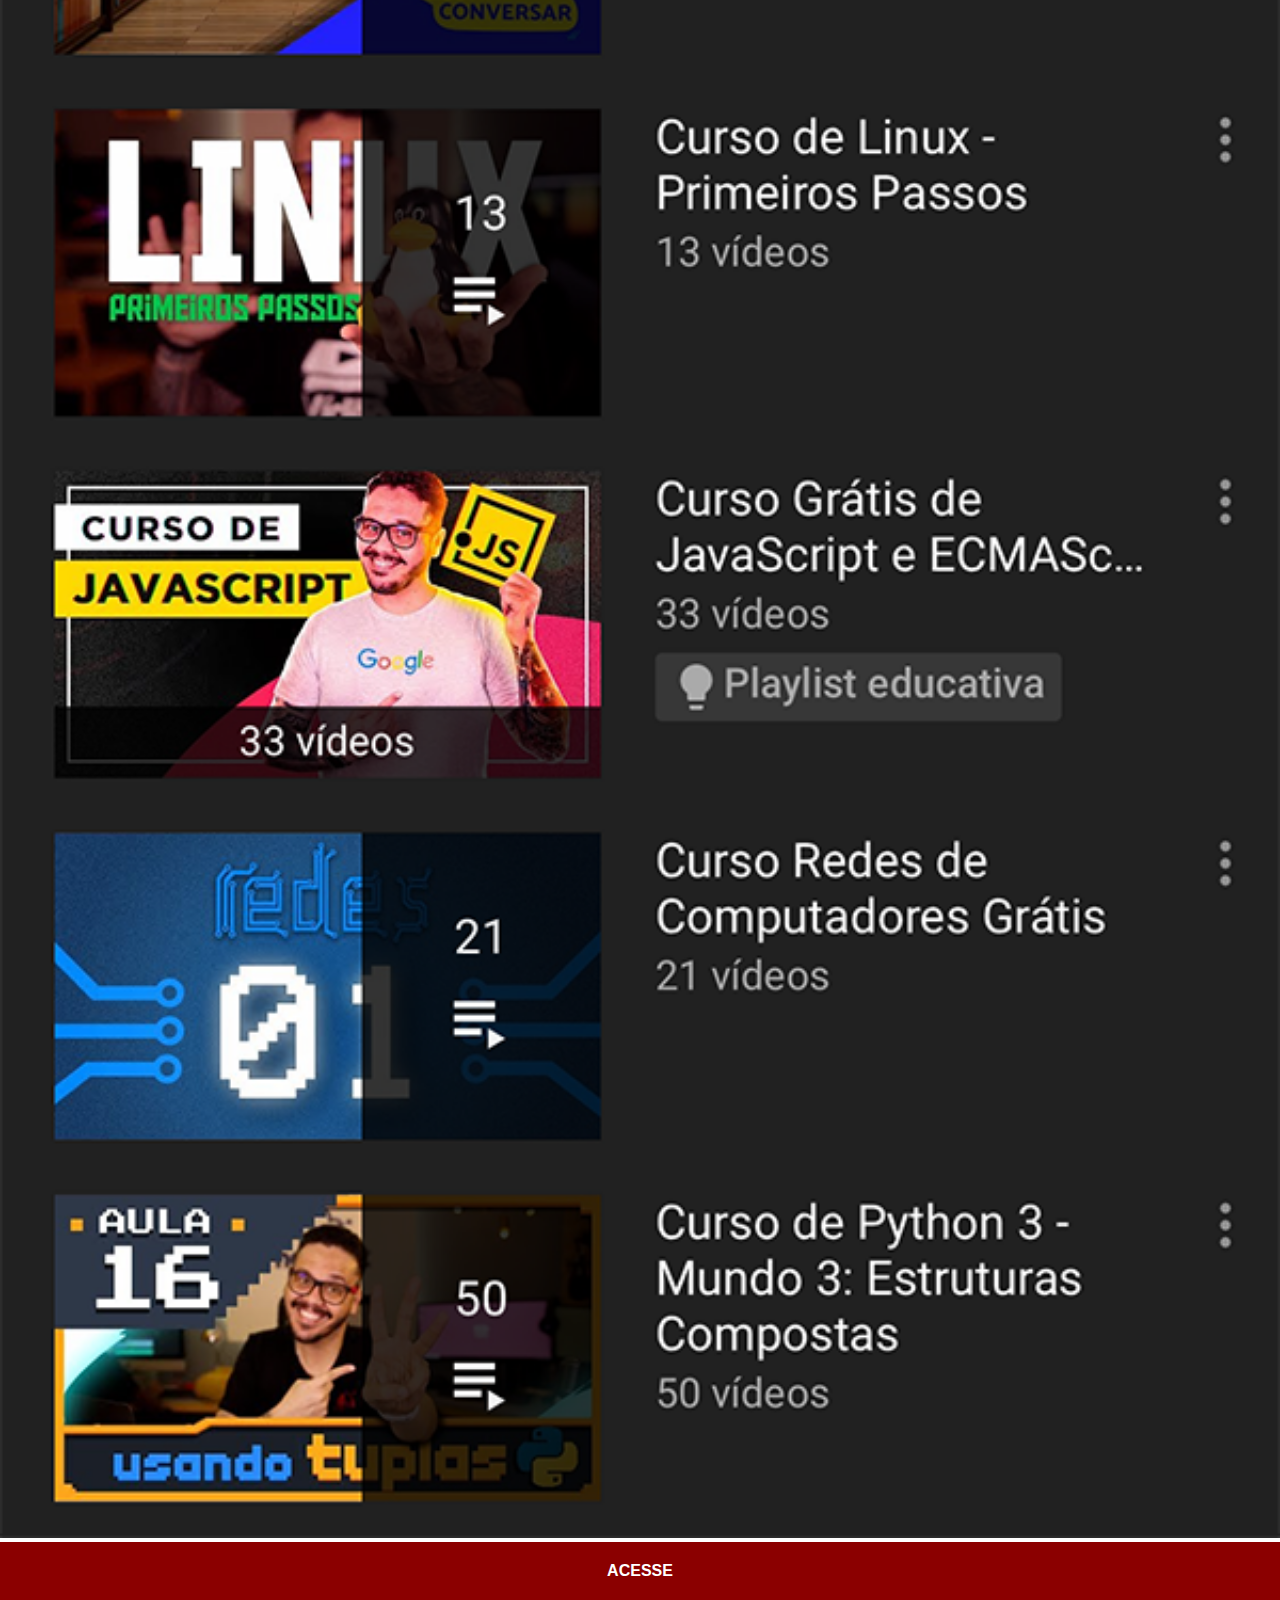
<file: youtube.html>
<!DOCTYPE html>
<html lang="pt-br">
<head>
    <meta charset="UTF-8">
    <meta http-equiv="X-UA-Compatible" content="IE=edge">
    <meta name="viewport" content="width=device-width, initial-scale=1.0">
    <link rel="stylesheet" href="estilos/social.css">
    <title>YouTube</title>
</head>
<body>
    <img src="imagens/tela-youtube.png" alt="YouTube">
    <a href="https://www.youtube.com/c/CursoemV%C3%ADdeo/playlists" target="_blank">ACESSE</a>
</body>
</html>
</file>
<file: estilos/style.css>
@charset "UTF-8";

*{
    margin: 0px;
    padding: 0px;
    font-family: Arial, Helvetica, sans-serif;
}

/*esconde a barra de rolagem*/
::-webkit-scrollbar {
    width: 0px;
    height: 0px;
}

html, body {
    height: 100vh;
    width: 100vw;
    background-color: black;
}

body {
    background: url('../imagens/fundo-madeira.jpg')
    no-repeat;
    background-size: cover;
    background-attachment: fixed;
}

main {
    height: 100vh;
    position: relative; 
}

section#telefone {
    position: absolute;
    top: 50%;
    left: 50%;
    transform: translate(-50%,-50%);

    height: 627px;
    width: 311px;
    background: url('../imagens/frame-iphone.png') 
    no-repeat;
}

iframe#tela {
    position: relative;
    top: 80px;
    left: 22px;
    width: 267px;
    height: 472px;
}
section#redes-sociais {
    text-align: right;
}

section#redes-sociais img {
    width: 50px;
    margin: 10px;
    border-radius: 50%;
    box-shadow: 2px 2px rgba(0, 0, 0, 0.400);
    box-sizing: border-box;
}

section#redes-sociais img:hover {
    border: 2px solid rgba(255, 255, 255, 0.637);
    transform: translate(-3px,-3px);
    box-shadow: 5px 5px 10px rgba(0, 0, 0, 0.637);
    transition: 0.3s, border 1s;
}
</file>
<file: estilos/social.css>
@charset "UTF-8";

*{
    margin: 0px;
    padding: 0px;
    font-family: Arial, Helvetica, sans-serif;
}

::-webkit-scrollbar {
    width: 0px;
    height: 0px;
}

img {
    width: 100vw;
}

a{
    display: block;
    background-color: darkred;
    color: white;
    padding: 20px;
    text-align: center;
    font-weight: bold;
    text-decoration: none;
}

a:hover {
    background-color: red;
}
</file>
